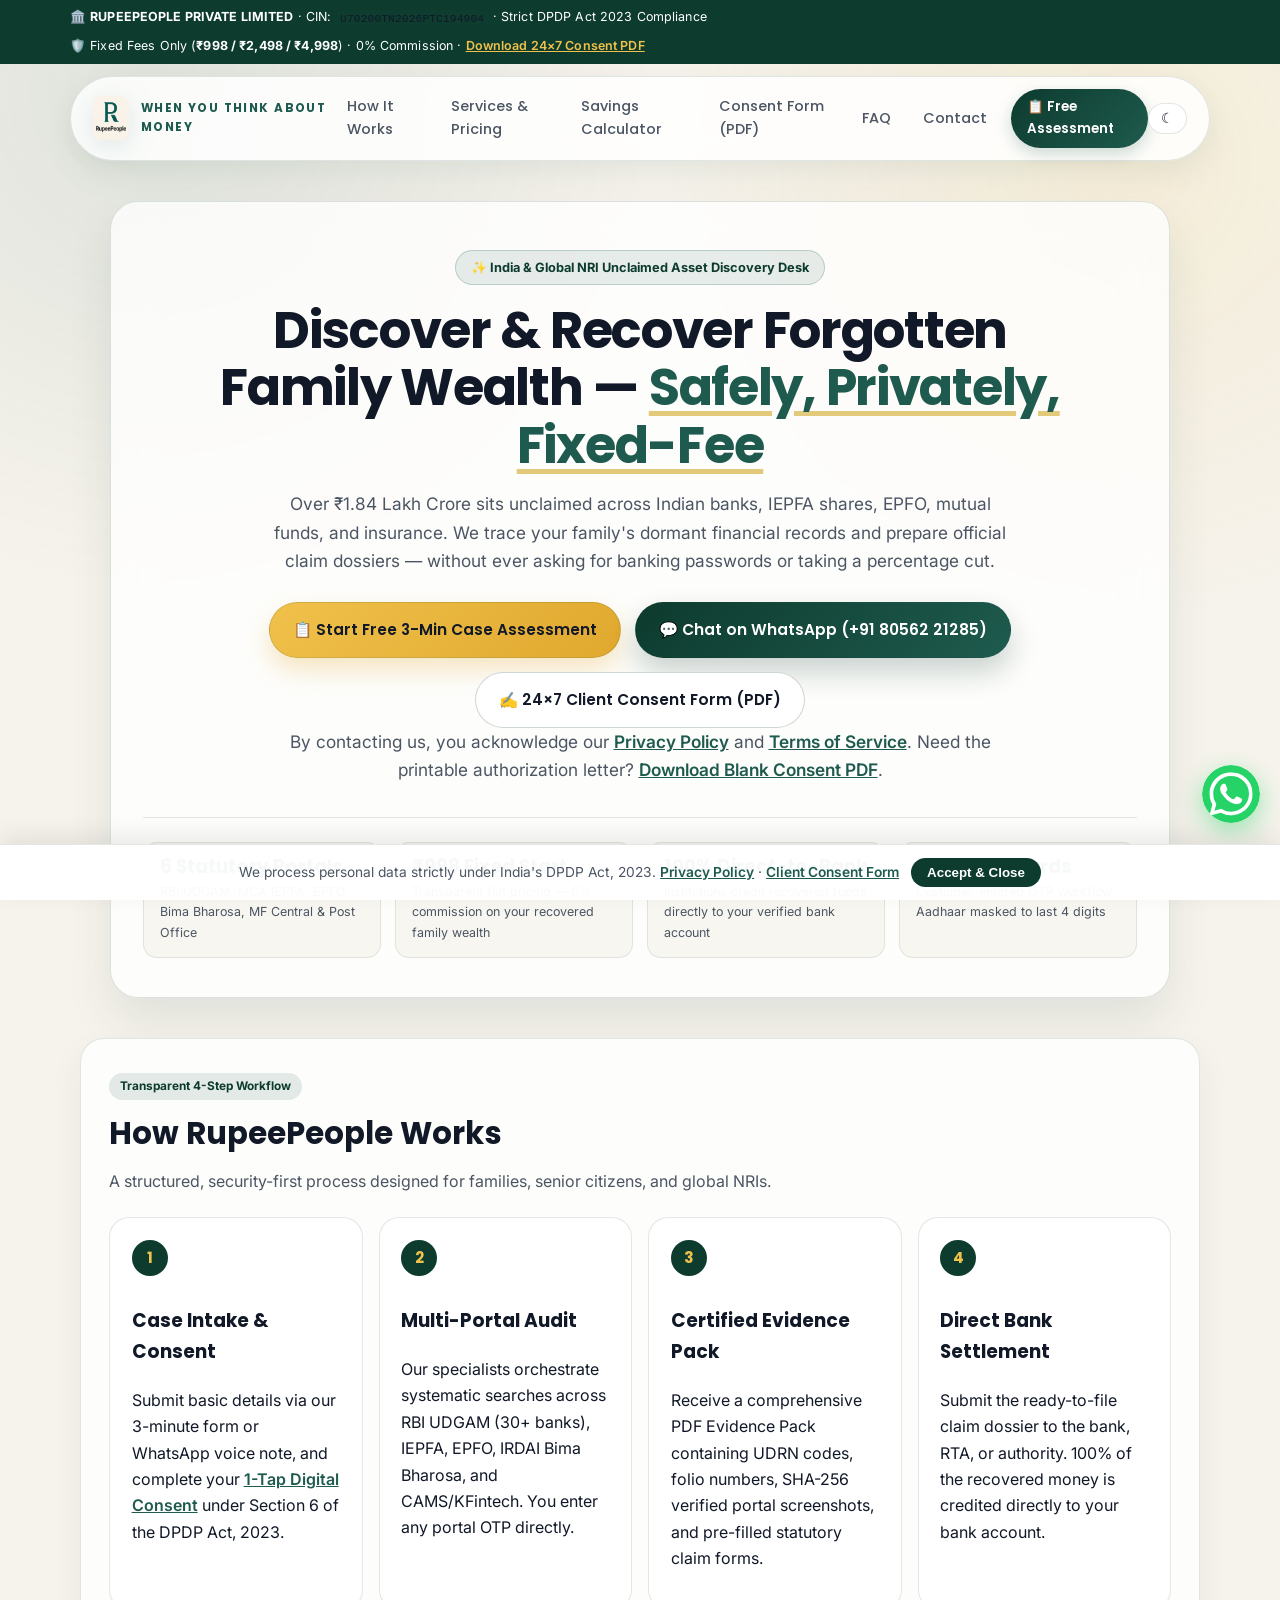
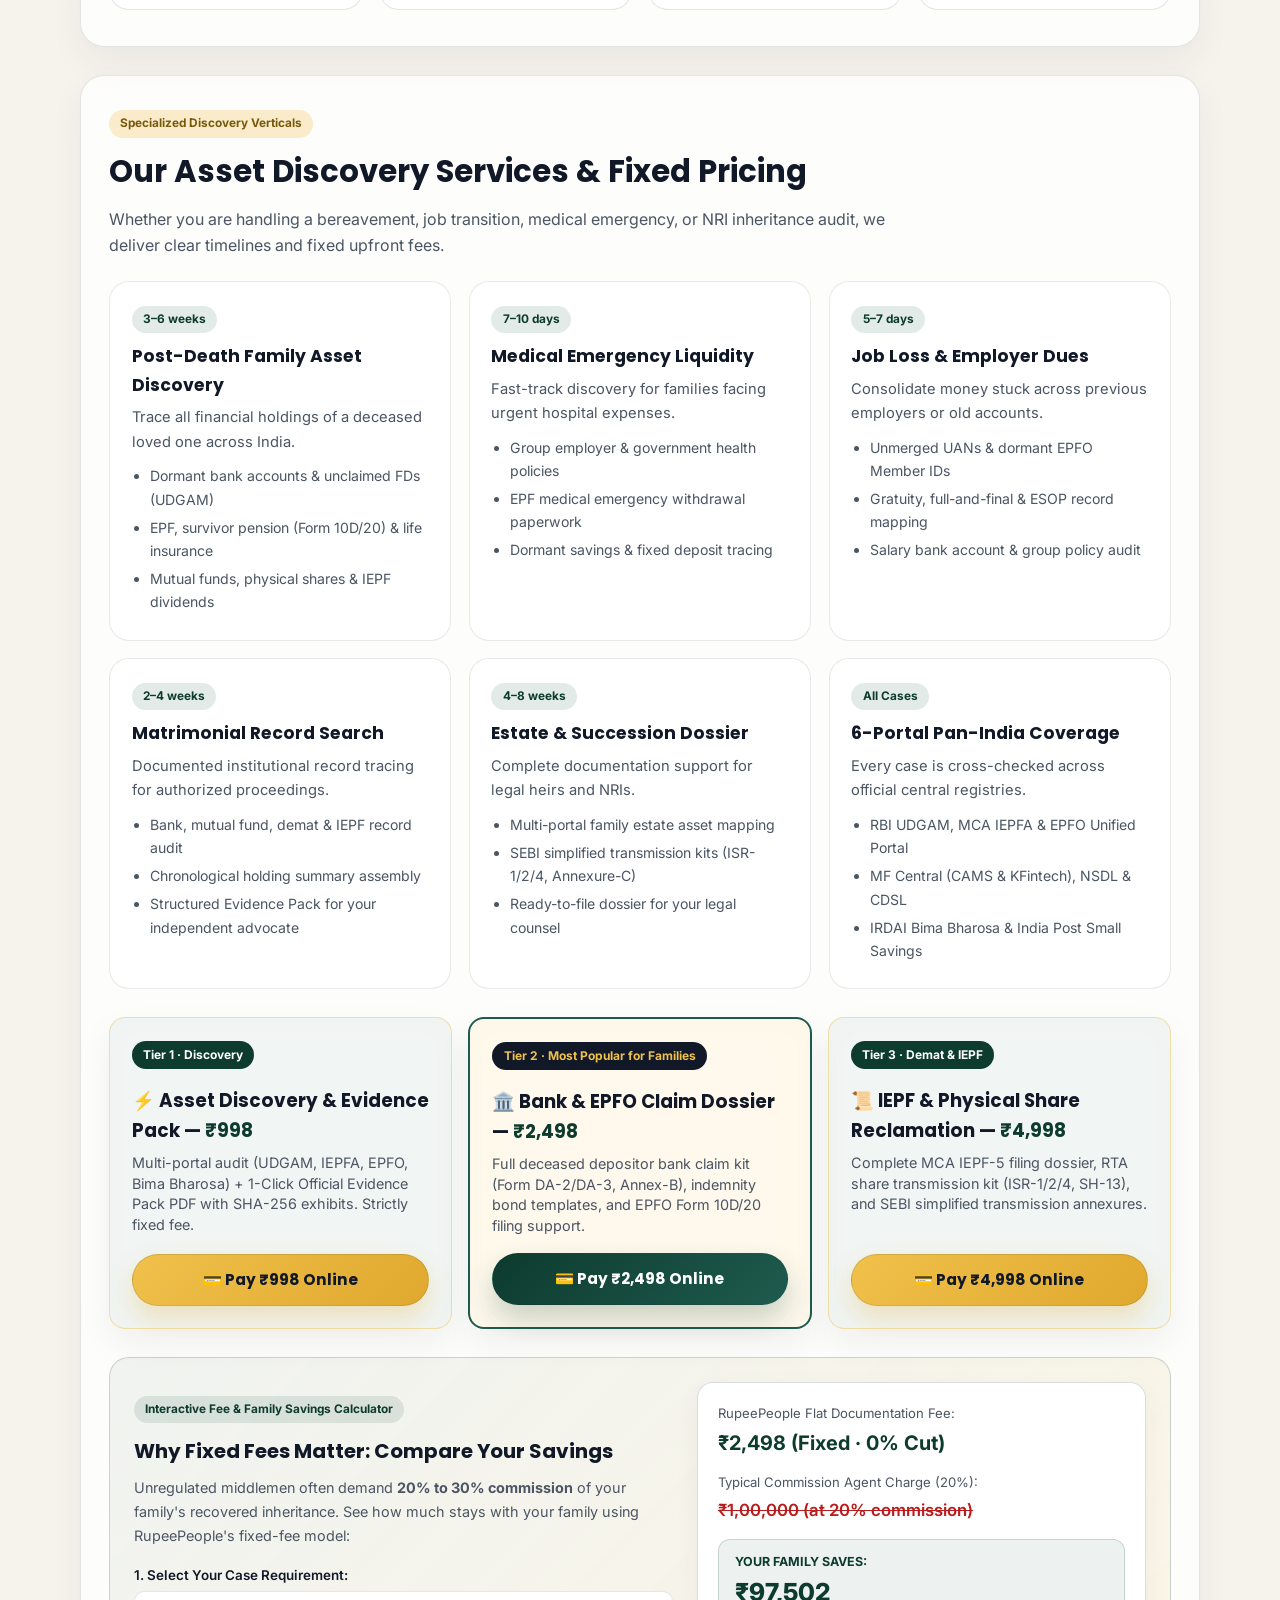
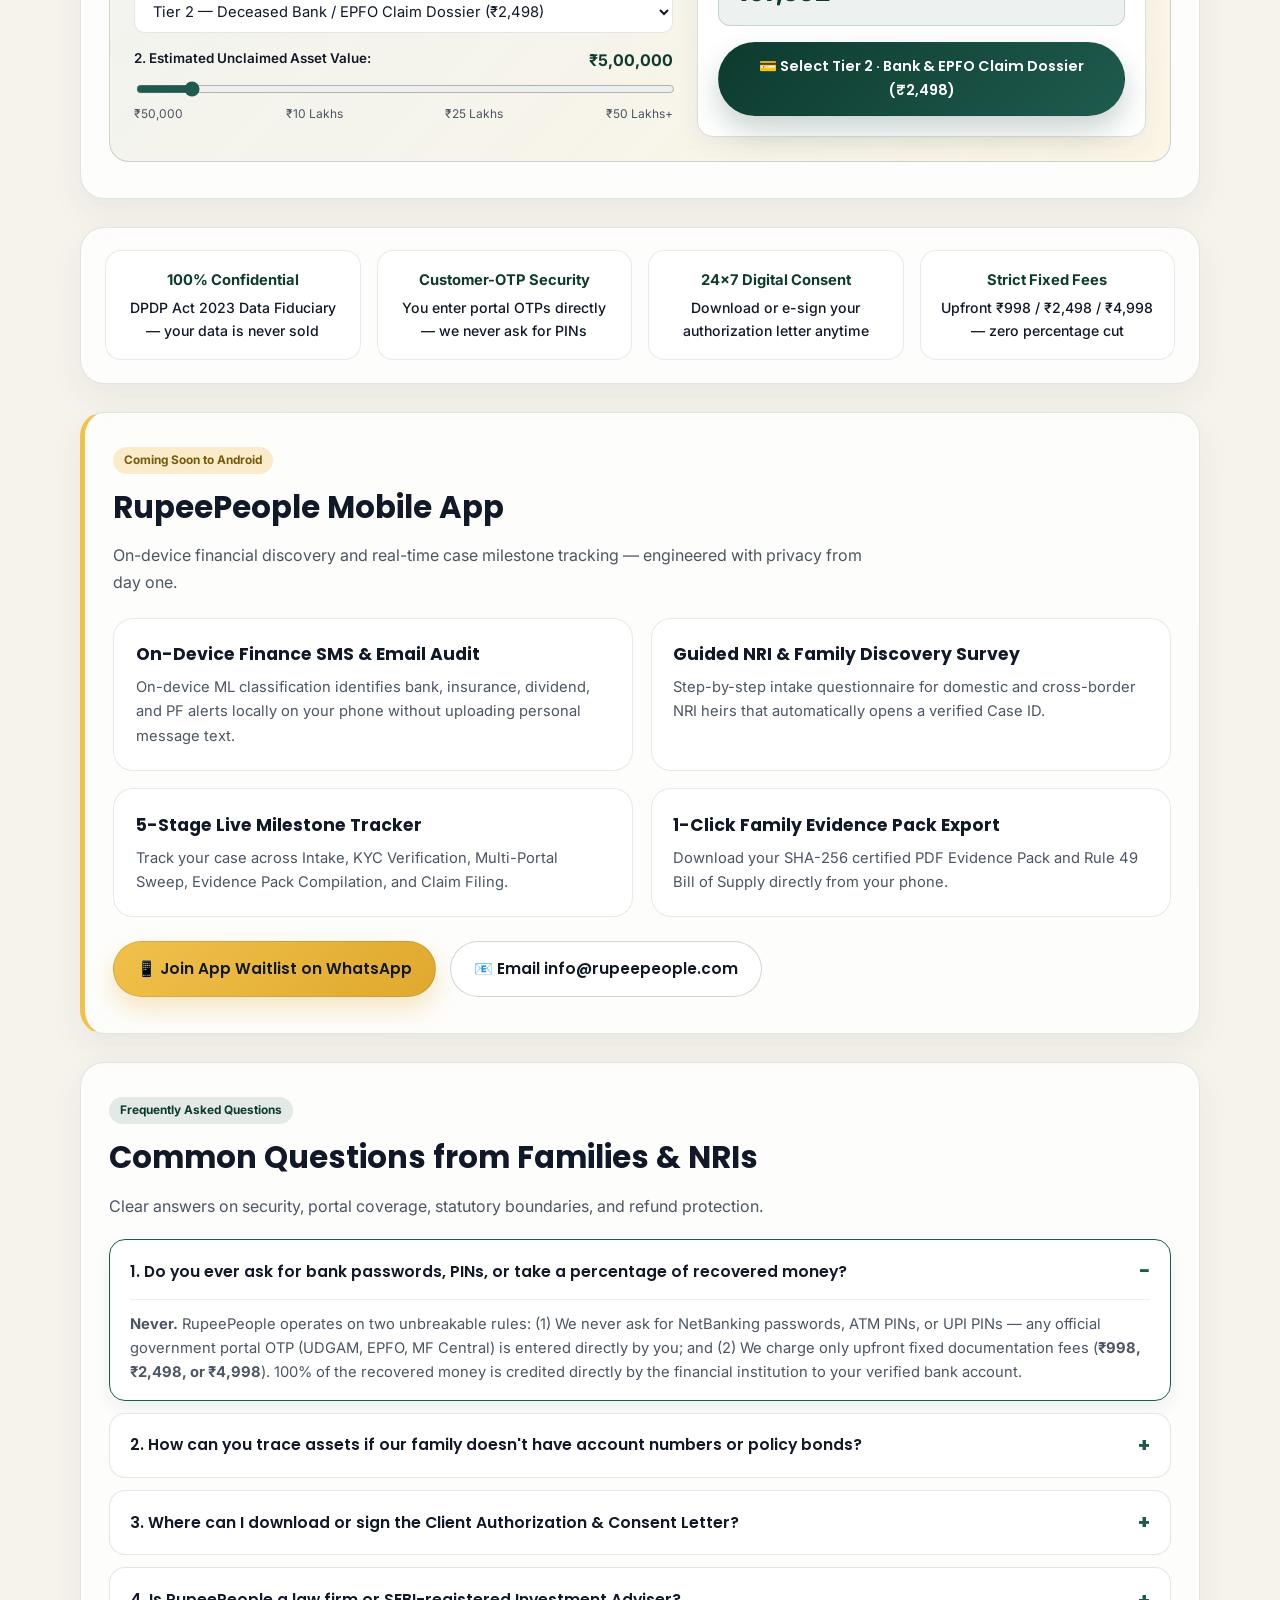
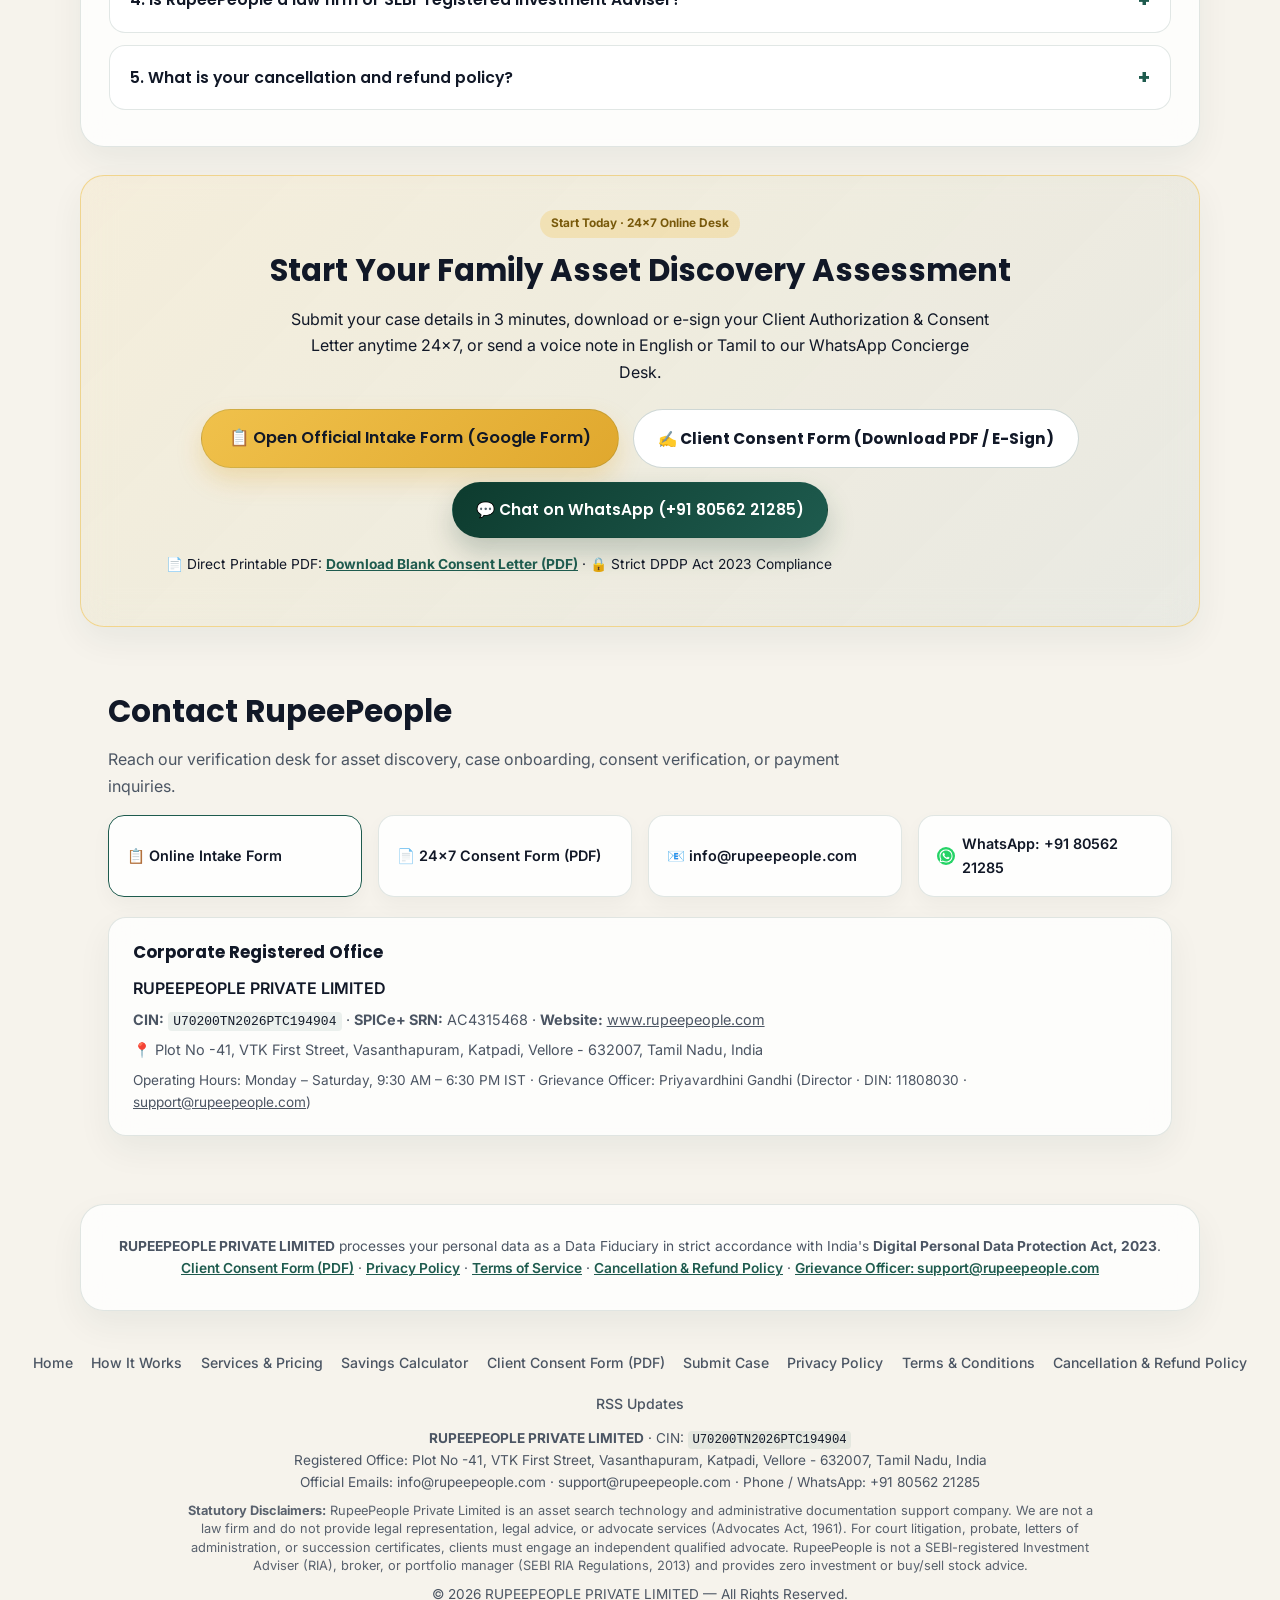
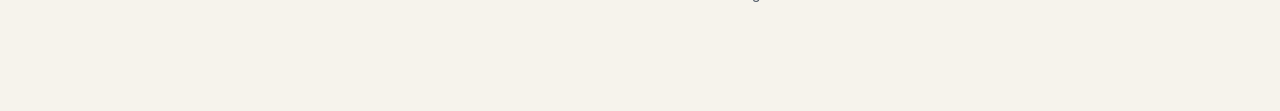
<file: index.html>
<!DOCTYPE html>
<html lang="en">
<head>
  <meta charset="UTF-8" />
  <meta name="viewport" content="width=device-width, initial-scale=1.0" />

  <!-- Google Search Console Site Verification -->
  <meta name="google-site-verification" content="GSC_VERIFICATION_TOKEN" />

  <!-- Meta / Facebook Domain Verification -->
  <meta name="facebook-domain-verification" content="6y60jaf14092n9ypqhj8dppetqp397" />

  <!-- SEO & Canonical Tags -->
  <title>RupeePeople — Discover &amp; Recover Unclaimed Financial Assets | Fixed Fees from ₹998</title>
  <meta name="description" content="RupeePeople helps families and NRIs discover unclaimed bank deposits (UDGAM), IEPF shares, EPF, mutual funds, and insurance across India — safely, privately, and at strict fixed fees from ₹998 (0% commission)." />
  <meta name="robots" content="index, follow" />
  <link rel="canonical" href="https://www.rupeepeople.com/" />

  <!-- Open Graph / Social Sharing -->
  <meta property="og:title" content="RupeePeople — Discover &amp; Recover Unclaimed Financial Assets" />
  <meta property="og:description" content="Multi-portal unclaimed asset discovery &amp; claim documentation for families and NRIs. Fixed fees from ₹998 · Zero percentage commission." />
  <meta property="og:url" content="https://www.rupeepeople.com/" />
  <meta property="og:type" content="website" />
  <meta property="og:image" content="https://www.rupeepeople.com/Logo%20with%20wording.jpeg" />

  <!-- Twitter Cards -->
  <meta name="twitter:card" content="summary_large_image" />
  <meta name="twitter:title" content="RupeePeople — Discover &amp; Recover Unclaimed Financial Assets" />
  <meta name="twitter:description" content="Multi-portal unclaimed asset discovery &amp; claim documentation for families and NRIs. Fixed fees from ₹998 · Zero percentage commission." />
  <meta name="twitter:image" content="https://www.rupeepeople.com/Logo%20with%20wording.jpeg" />

  <link rel="alternate" type="application/rss+xml" title="RupeePeople Updates" href="/rss.xml" />
  <link rel="preconnect" href="https://fonts.googleapis.com" />
  <link rel="preconnect" href="https://fonts.gstatic.com" crossorigin />
  <link href="https://fonts.googleapis.com/css2?family=Inter:wght@400;500;600;700&family=Poppins:wght@500;600;700&display=swap" rel="stylesheet" />
  <link rel="stylesheet" href="style.css" />

  <!-- Google tag (gtag.js) - Google Analytics 4 (GA4) -->
  <script async src="https://www.googletagmanager.com/gtag/js?id=G-XXXXXXXXXX"></script>
  <script>
    window.dataLayer = window.dataLayer || [];
    function gtag(){dataLayer.push(arguments);}
    gtag('js', new Date());
    gtag('config', 'G-XXXXXXXXXX', {
      send_page_view: true
    });
  </script>

  <!-- Schema.org Structured Data (JSON-LD) -->
  <script type="application/ld+json">
  {
    "@context": "https://schema.org",
    "@type": "FinancialService",
    "name": "RupeePeople Private Limited",
    "alternateName": "RupeePeople",
    "url": "https://www.rupeepeople.com/",
    "logo": "https://www.rupeepeople.com/Logo%20with%20wording.jpeg",
    "description": "Fixed-fee unclaimed financial asset discovery and claim documentation service helping families locate dormant bank deposits, IEPF shares, mutual funds, EPF, and insurance.",
    "priceRange": "₹998 - ₹4,998",
    "telephone": "+91-8056221285",
    "email": "info@rupeepeople.com",
    "address": {
      "@type": "PostalAddress",
      "streetAddress": "Plot No -41, VTK First Street, Vasanthapuram, Katpadi",
      "addressLocality": "Vellore",
      "addressRegion": "Tamil Nadu",
      "postalCode": "632007",
      "addressCountry": "IN"
    },
    "openingHoursSpecification": {
      "@type": "OpeningHoursSpecification",
      "dayOfWeek": ["Monday","Tuesday","Wednesday","Thursday","Friday","Saturday"],
      "opens": "09:30",
      "closes": "18:30"
    },
    "sameAs": [
      "https://wa.me/918056221285"
    ]
  }
  </script>

  <script defer src="script.js"></script>
</head>
<body>
  <!-- Top Statutory & Trust Bar -->
  <div class="rp-topbar">
    <div class="rp-topbar-inner">
      <span>🏛️ <strong>RUPEEPEOPLE PRIVATE LIMITED</strong> · CIN: <code>U70200TN2026PTC194904</code> · Strict DPDP Act 2023 Compliance</span>
      <span>🛡️ Fixed Fees Only (<strong>₹998 / ₹2,498 / ₹4,998</strong>) · 0% Commission · <a href="consent.html">Download 24×7 Consent PDF</a></span>
    </div>
  </div>

  <!-- Main Sticky Navigation -->
  <header class="rp-header">
    <div class="rp-logo-wrap">
      <a href="#hero"><img src="Logo with wording.jpeg" alt="RupeePeople logo" class="rp-logo" fetchpriority="high" decoding="async" /></a>
      <span class="rp-tagline">When you think about money</span>
    </div>
    <nav class="rp-nav" aria-label="Primary Navigation">
      <a href="#how-it-works">How It Works</a>
      <a href="#services" data-track="pricing" data-track-location="nav">Services &amp; Pricing</a>
      <a href="#calculator">Savings Calculator</a>
      <a href="consent.html">Consent Form (PDF)</a>
      <a href="#faq">FAQ</a>
      <a href="#contact">Contact</a>
      <a href="https://forms.gle/SCwJ1qUGjNNc78xa7" target="_blank" rel="noopener noreferrer" class="rp-nav-cta" data-track="intake" data-track-location="nav">📋 Free Assessment</a>
    </nav>
    <div class="rp-header-actions">
      <button class="rp-dark-toggle" id="darkToggle" aria-label="Toggle dark mode" title="Toggle Dark/Light Theme">☾</button>
      <button class="rp-menu-toggle" id="menuToggle" aria-label="Toggle navigation menu" aria-expanded="false">☰ Menu</button>
    </div>
  </header>

  <!-- Hero Section -->
  <section class="rp-hero" id="hero">
    <div class="rp-hero-inner">
      <div class="rp-hero-pill">
        <span>✨ India &amp; Global NRI Unclaimed Asset Discovery Desk</span>
      </div>
      <h1>Discover &amp; Recover Forgotten Family Wealth — <span class="rp-highlight">Safely, Privately, Fixed-Fee</span></h1>
      <p>Over ₹1.84 Lakh Crore sits unclaimed across Indian banks, IEPFA shares, EPFO, mutual funds, and insurance. We trace your family's dormant financial records and prepare official claim dossiers — without ever asking for banking passwords or taking a percentage cut.</p>
      <div class="rp-hero-cta">
        <a href="https://forms.gle/SCwJ1qUGjNNc78xa7" target="_blank" rel="noopener noreferrer" class="rp-btn-gold" id="hero-intake-btn" data-track="intake" data-track-location="hero">📋 Start Free 3-Min Case Assessment</a>
        <a href="https://wa.me/918056221285?text=Hello%20RupeePeople%2C%20I%20want%20to%20discover%20unclaimed%20financial%20assets" target="_blank" rel="noopener noreferrer" class="rp-btn-primary" id="hero-wa-btn" data-track="whatsapp" data-track-location="hero">💬 Chat on WhatsApp (+91 80562 21285)</a>
        <a href="consent.html" class="rp-btn-ghost" id="hero-consent-btn">✍️ 24×7 Client Consent Form (PDF)</a>
      </div>
      <p class="rp-consent-note">
        By contacting us, you acknowledge our <a href="privacy.html">Privacy Policy</a> and <a href="terms.html">Terms of Service</a>. Need the printable authorization letter? <a href="RupeePeople_Client_Authorization_and_Consent_Letter.pdf" download="RupeePeople_Client_Authorization_and_Consent_Letter.pdf">Download Blank Consent PDF</a>.
      </p>

      <!-- Authority Metrics Strip -->
      <div class="rp-hero-metrics">
        <div class="rp-metric-item">
          <div class="rp-metric-val">6 Statutory Portals</div>
          <div class="rp-metric-lbl">RBI UDGAM, MCA IEPFA, EPFO, Bima Bharosa, MF Central &amp; Post Office</div>
        </div>
        <div class="rp-metric-item">
          <div class="rp-metric-val">₹998 Fixed Start</div>
          <div class="rp-metric-lbl">Transparent flat pricing — 0% commission on your recovered family wealth</div>
        </div>
        <div class="rp-metric-item">
          <div class="rp-metric-val">100% Direct-to-Bank</div>
          <div class="rp-metric-lbl">Institutions credit recovered funds directly to your verified bank account</div>
        </div>
        <div class="rp-metric-item">
          <div class="rp-metric-val">Zero Passwords</div>
          <div class="rp-metric-lbl">Customer-entered OTP workflow; Aadhaar masked to last 4 digits</div>
        </div>
      </div>
    </div>
  </section>

  <!-- 4-Step Visual Process Section -->
  <section class="rp-section rp-glass" id="how-it-works">
    <span class="rp-badge">Transparent 4-Step Workflow</span>
    <h2>How RupeePeople Works</h2>
    <p>A structured, security-first process designed for families, senior citizens, and global NRIs.</p>
    <div class="rp-grid-4">
      <article class="rp-step-card">
        <div class="rp-step-num">1</div>
        <h3>Case Intake &amp; Consent</h3>
        <p>Submit basic details via our 3-minute form or WhatsApp voice note, and complete your <a href="consent.html" style="color:var(--accent-2); font-weight:600; text-decoration:underline;">1-Tap Digital Consent</a> under Section 6 of the DPDP Act, 2023.</p>
      </article>
      <article class="rp-step-card">
        <div class="rp-step-num">2</div>
        <h3>Multi-Portal Audit</h3>
        <p>Our specialists orchestrate systematic searches across RBI UDGAM (30+ banks), IEPFA, EPFO, IRDAI Bima Bharosa, and CAMS/KFintech. You enter any portal OTP directly.</p>
      </article>
      <article class="rp-step-card">
        <div class="rp-step-num">3</div>
        <h3>Certified Evidence Pack</h3>
        <p>Receive a comprehensive PDF Evidence Pack containing UDRN codes, folio numbers, SHA-256 verified portal screenshots, and pre-filled statutory claim forms.</p>
      </article>
      <article class="rp-step-card">
        <div class="rp-step-num">4</div>
        <h3>Direct Bank Settlement</h3>
        <p>Submit the ready-to-file claim dossier to the bank, RTA, or authority. 100% of the recovered money is credited directly to your bank account.</p>
      </article>
    </div>
  </section>

  <!-- Services & Pricing Section -->
  <section class="rp-section rp-glass" id="services">
    <span class="rp-badge rp-badge-gold">Specialized Discovery Verticals</span>
    <h2>Our Asset Discovery Services &amp; Fixed Pricing</h2>
    <p>Whether you are handling a bereavement, job transition, medical emergency, or NRI inheritance audit, we deliver clear timelines and fixed upfront fees.</p>
    <div class="rp-grid">
      <article class="rp-card">
        <span class="rp-badge">3–6 weeks</span>
        <h3>Post-Death Family Asset Discovery</h3>
        <p>Trace all financial holdings of a deceased loved one across India.</p>
        <ul>
          <li>Dormant bank accounts &amp; unclaimed FDs (UDGAM)</li>
          <li>EPF, survivor pension (Form 10D/20) &amp; life insurance</li>
          <li>Mutual funds, physical shares &amp; IEPF dividends</li>
        </ul>
      </article>
      <article class="rp-card">
        <span class="rp-badge">7–10 days</span>
        <h3>Medical Emergency Liquidity</h3>
        <p>Fast-track discovery for families facing urgent hospital expenses.</p>
        <ul>
          <li>Group employer &amp; government health policies</li>
          <li>EPF medical emergency withdrawal paperwork</li>
          <li>Dormant savings &amp; fixed deposit tracing</li>
        </ul>
      </article>
      <article class="rp-card">
        <span class="rp-badge">5–7 days</span>
        <h3>Job Loss &amp; Employer Dues</h3>
        <p>Consolidate money stuck across previous employers or old accounts.</p>
        <ul>
          <li>Unmerged UANs &amp; dormant EPFO Member IDs</li>
          <li>Gratuity, full-and-final &amp; ESOP record mapping</li>
          <li>Salary bank account &amp; group policy audit</li>
        </ul>
      </article>
      <article class="rp-card">
        <span class="rp-badge">2–4 weeks</span>
        <h3>Matrimonial Record Search</h3>
        <p>Documented institutional record tracing for authorized proceedings.</p>
        <ul>
          <li>Bank, mutual fund, demat &amp; IEPF record audit</li>
          <li>Chronological holding summary assembly</li>
          <li>Structured Evidence Pack for your independent advocate</li>
        </ul>
      </article>
      <article class="rp-card">
        <span class="rp-badge">4–8 weeks</span>
        <h3>Estate &amp; Succession Dossier</h3>
        <p>Complete documentation support for legal heirs and NRIs.</p>
        <ul>
          <li>Multi-portal family estate asset mapping</li>
          <li>SEBI simplified transmission kits (ISR-1/2/4, Annexure-C)</li>
          <li>Ready-to-file dossier for your legal counsel</li>
        </ul>
      </article>
      <article class="rp-card">
        <span class="rp-badge">All Cases</span>
        <h3>6-Portal Pan-India Coverage</h3>
        <p>Every case is cross-checked across official central registries.</p>
        <ul>
          <li>RBI UDGAM, MCA IEPFA &amp; EPFO Unified Portal</li>
          <li>MF Central (CAMS &amp; KFintech), NSDL &amp; CDSL</li>
          <li>IRDAI Bima Bharosa &amp; India Post Small Savings</li>
        </ul>
      </article>
    </div>

    <!-- 3 Official Pricing Tiers -->
    <div class="rp-pricing-grid" style="margin-top:28px; display:grid; grid-template-columns:repeat(auto-fit, minmax(280px, 1fr)); gap:16px;">
      <div class="rp-pricing-card rp-glass" style="padding:22px; border-radius:16px; border:1px solid rgba(240,193,75,0.45); background:rgba(30,91,78,0.06); display:flex; flex-direction:column; justify-content:space-between; gap:16px;">
        <div>
          <span class="rp-badge" style="background:var(--accent, #0D3B2E); color:#fff; font-size:0.75rem;">Tier 1 · Discovery</span>
          <h4 style="margin:8px 0 6px 0; font-size:1.15rem; color:var(--text);">⚡ Asset Discovery &amp; Evidence Pack — <strong style="color:var(--accent);">₹998</strong></h4>
          <p style="margin:0; font-size:0.9rem; color:var(--muted); line-height:1.45;">Multi-portal audit (UDGAM, IEPFA, EPFO, Bima Bharosa) + 1-Click Official Evidence Pack PDF with SHA-256 exhibits. Strictly fixed fee.</p>
        </div>
        <div>
          <a href="https://rzp.io/rzp/ebihggYp" target="_blank" rel="noopener noreferrer" class="rp-btn-gold" id="btn-pay-998" style="font-weight:700; width:100%; text-align:center; padding:12px 16px; text-decoration:none; display:inline-block; box-sizing:border-box;">💳 Pay ₹998 Online</a>
        </div>
      </div>

      <div class="rp-pricing-card rp-glass" style="padding:22px; border-radius:16px; border:2px solid var(--accent-2); background:rgba(240,193,75,0.10); display:flex; flex-direction:column; justify-content:space-between; gap:16px;">
        <div>
          <span class="rp-badge" style="background:#111827; color:#F0C14B; font-size:0.75rem;">Tier 2 · Most Popular for Families</span>
          <h4 style="margin:8px 0 6px 0; font-size:1.15rem; color:var(--text);">🏛️ Bank &amp; EPFO Claim Dossier — <strong style="color:var(--accent);">₹2,498</strong></h4>
          <p style="margin:0; font-size:0.9rem; color:var(--muted); line-height:1.45;">Full deceased depositor bank claim kit (Form DA-2/DA-3, Annex-B), indemnity bond templates, and EPFO Form 10D/20 filing support.</p>
        </div>
        <div>
          <a href="https://rzp.io/rzp/unL0ZyZx" target="_blank" rel="noopener noreferrer" class="rp-btn-primary" id="btn-pay-2498" style="font-weight:700; width:100%; text-align:center; padding:12px 16px; text-decoration:none; display:inline-block; box-sizing:border-box;">💳 Pay ₹2,498 Online</a>
        </div>
      </div>

      <div class="rp-pricing-card rp-glass" style="padding:22px; border-radius:16px; border:1px solid rgba(240,193,75,0.45); background:rgba(30,91,78,0.06); display:flex; flex-direction:column; justify-content:space-between; gap:16px;">
        <div>
          <span class="rp-badge" style="background:var(--accent, #0D3B2E); color:#fff; font-size:0.75rem;">Tier 3 · Demat &amp; IEPF</span>
          <h4 style="margin:8px 0 6px 0; font-size:1.15rem; color:var(--text);">📜 IEPF &amp; Physical Share Reclamation — <strong style="color:var(--accent);">₹4,998</strong></h4>
          <p style="margin:0; font-size:0.9rem; color:var(--muted); line-height:1.45;">Complete MCA IEPF-5 filing dossier, RTA share transmission kit (ISR-1/2/4, SH-13), and SEBI simplified transmission annexures.</p>
        </div>
        <div>
          <a href="https://rzp.io/rzp/d5tkRCG" target="_blank" rel="noopener noreferrer" class="rp-btn-gold" id="btn-pay-4998" style="font-weight:700; width:100%; text-align:center; padding:12px 16px; text-decoration:none; display:inline-block; box-sizing:border-box;">💳 Pay ₹4,998 Online</a>
        </div>
      </div>
    </div>

    <!-- Interactive Fixed-Fee vs. Broker Commission Savings Estimator -->
    <div class="rp-estimator" id="calculator">
      <div class="rp-estimator-grid">
        <div>
          <span class="rp-badge">Interactive Fee &amp; Family Savings Calculator</span>
          <h3 style="margin:0.2rem 0 0.5rem; font-size:1.25rem;">Why Fixed Fees Matter: Compare Your Savings</h3>
          <p style="margin:0 0 1rem; font-size:0.9rem; color:var(--muted);">
            Unregulated middlemen often demand <strong>20% to 30% commission</strong> of your family's recovered inheritance. See how much stays with your family using RupeePeople's fixed-fee model:
          </p>
          <div style="margin-bottom:0.85rem;">
            <label for="estTierSelect" style="display:block; font-size:0.84rem; font-weight:600; margin-bottom:0.3rem;">1. Select Your Case Requirement:</label>
            <select id="estTierSelect" style="width:100%; padding:0.65rem 0.85rem; border-radius:10px; border:1px solid var(--border); font-family:inherit; font-size:0.92rem; background:#fff; color:#111827;">
              <option value="998">Tier 1 — Multi-Portal Discovery &amp; Evidence Pack (₹998)</option>
              <option value="2498" selected>Tier 2 — Deceased Bank / EPFO Claim Dossier (₹2,498)</option>
              <option value="4998">Tier 3 — IEPF &amp; Physical Share Transmission Kit (₹4,998)</option>
            </select>
          </div>
          <div>
            <label for="estAssetAmount" style="display:flex; justify-content:space-between; font-size:0.84rem; font-weight:600; margin-bottom:0.3rem;">
              <span>2. Estimated Unclaimed Asset Value:</span>
              <strong id="outEstAssetLbl" style="color:var(--accent); font-size:1rem;">₹5,00,000</strong>
            </label>
            <input type="range" id="estAssetAmount" min="50000" max="5000000" step="50000" value="500000" style="width:100%; accent-color:var(--accent-2); cursor:pointer;" />
            <div style="display:flex; justify-content:space-between; font-size:0.75rem; color:var(--muted);">
              <span>₹50,000</span>
              <span>₹10 Lakhs</span>
              <span>₹25 Lakhs</span>
              <span>₹50 Lakhs+</span>
            </div>
          </div>
        </div>

        <div class="rp-estimator-result">
          <div style="font-size:0.82rem; color:var(--muted); margin-bottom:0.2rem;">RupeePeople Flat Documentation Fee:</div>
          <div id="outEstRpFee" style="font-size:1.25rem; font-weight:700; color:var(--accent); margin-bottom:0.75rem;">₹2,498 (Fixed · 0% Cut)</div>

          <div style="font-size:0.82rem; color:var(--muted); margin-bottom:0.2rem;">Typical Commission Agent Charge (20%):</div>
          <div id="outEstBrokerFee" style="font-size:1.05rem; font-weight:600; color:#B91C1C; text-decoration:line-through; margin-bottom:0.85rem;">₹1,00,000 (at 20% commission)</div>

          <div style="padding:0.75rem 1rem; border-radius:12px; background:rgba(30,91,78,0.08); border:1px solid rgba(30,91,78,0.2); margin-bottom:1rem;">
            <div style="font-size:0.78rem; font-weight:700; text-transform:uppercase; color:var(--accent);">Your Family Saves:</div>
            <div id="outEstSavings" style="font-size:1.55rem; font-weight:800; color:var(--accent);">₹97,502</div>
          </div>

          <a id="outEstPayBtn" href="https://rzp.io/rzp/unL0ZyZx" target="_blank" rel="noopener noreferrer" class="rp-btn-primary" style="width:100%; text-align:center; text-decoration:none; font-size:0.9rem; padding:0.75rem 1rem;">
            💳 Select Tier 2 · Bank &amp; EPFO Claim Dossier (₹2,498)
          </a>
        </div>
      </div>
    </div>
  </section>

  <!-- Trust Strip -->
  <section class="rp-trust-strip rp-glass">
    <ul class="rp-trust-list">
      <li><strong>100% Confidential</strong>DPDP Act 2023 Data Fiduciary — your data is never sold</li>
      <li><strong>Customer-OTP Security</strong>You enter portal OTPs directly — we never ask for PINs</li>
      <li><strong>24×7 Digital Consent</strong>Download or e-sign your authorization letter anytime</li>
      <li><strong>Strict Fixed Fees</strong>Upfront ₹998 / ₹2,498 / ₹4,998 — zero percentage cut</li>
    </ul>
  </section>

  <!-- Mobile App Preview Section -->
  <section class="rp-section rp-glass rp-app-highlight" id="app">
    <span class="rp-badge rp-badge-gold">Coming Soon to Android</span>
    <h2>RupeePeople Mobile App</h2>
    <p>On-device financial discovery and real-time case milestone tracking — engineered with privacy from day one.</p>
    <div class="rp-grid rp-grid-2">
      <article class="rp-card">
        <h3>On-Device Finance SMS &amp; Email Audit</h3>
        <p>On-device ML classification identifies bank, insurance, dividend, and PF alerts locally on your phone without uploading personal message text.</p>
      </article>
      <article class="rp-card">
        <h3>Guided NRI &amp; Family Discovery Survey</h3>
        <p>Step-by-step intake questionnaire for domestic and cross-border NRI heirs that automatically opens a verified Case ID.</p>
      </article>
      <article class="rp-card">
        <h3>5-Stage Live Milestone Tracker</h3>
        <p>Track your case across Intake, KYC Verification, Multi-Portal Sweep, Evidence Pack Compilation, and Claim Filing.</p>
      </article>
      <article class="rp-card">
        <h3>1-Click Family Evidence Pack Export</h3>
        <p>Download your SHA-256 certified PDF Evidence Pack and Rule 49 Bill of Supply directly from your phone.</p>
      </article>
    </div>
    <div class="rp-hero-cta" style="margin-top:1.5rem; justify-content:flex-start;">
      <a href="https://wa.me/918056221285?text=Hello%20RupeePeople%2C%20I%27d%20like%20to%20join%20the%20mobile%20app%20waitlist." class="rp-btn-gold" data-track="whatsapp" data-track-location="app_waitlist">📱 Join App Waitlist on WhatsApp</a>
      <a href="mailto:info@rupeepeople.com?subject=App%20Waitlist" class="rp-btn-ghost" data-track="contact_email" data-track-location="app_waitlist">📧 Email info@rupeepeople.com</a>
    </div>
  </section>

  <!-- Interactive FAQ Section -->
  <section class="rp-section rp-glass" id="faq">
    <span class="rp-badge">Frequently Asked Questions</span>
    <h2>Common Questions from Families &amp; NRIs</h2>
    <p>Clear answers on security, portal coverage, statutory boundaries, and refund protection.</p>
    <div class="rp-faq-list">
      <details class="rp-faq-item" open>
        <summary>1. Do you ever ask for bank passwords, PINs, or take a percentage of recovered money?</summary>
        <div class="rp-faq-body">
          <strong>Never.</strong> RupeePeople operates on two unbreakable rules: (1) We never ask for NetBanking passwords, ATM PINs, or UPI PINs — any official government portal OTP (UDGAM, EPFO, MF Central) is entered directly by you; and (2) We charge only upfront fixed documentation fees (<strong>₹998, ₹2,498, or ₹4,998</strong>). 100% of the recovered money is credited directly by the financial institution to your verified bank account.
        </div>
      </details>
      <details class="rp-faq-item">
        <summary>2. How can you trace assets if our family doesn't have account numbers or policy bonds?</summary>
        <div class="rp-faq-body">
          Indian statutory registries — including <strong>RBI UDGAM</strong> (30+ banks), <strong>MCA IEPFA</strong> (unclaimed shares &amp; dividends), <strong>IRDAI Bima Bharosa</strong>, and <strong>MF Central</strong> — allow authorized searches using combinations of the asset holder's Name, PAN, Date of Birth, Father/Spouse Name, and historical city/address variations. Our specialists run structured name-permutation sweeps and compile the exact UDRN/folio references into your Evidence Pack.
        </div>
      </details>
      <details class="rp-faq-item">
        <summary>3. Where can I download or sign the Client Authorization &amp; Consent Letter?</summary>
        <div class="rp-faq-body">
          Our official Consent Form is available online 24×7 at <a href="consent.html" style="color:var(--accent-2); font-weight:600; text-decoration:underline;">www.rupeepeople.com/consent.html</a>. You can either download the blank A4 PDF (<a href="RupeePeople_Client_Authorization_and_Consent_Letter.pdf" download style="color:var(--accent-2); font-weight:600; text-decoration:underline;">RupeePeople_Client_Authorization_and_Consent_Letter.pdf</a>) to sign on paper, or use our instant browser e-sign tool to generate a SHA-256 verified certificate in 30 seconds.
        </div>
      </details>
      <details class="rp-faq-item">
        <summary>4. Is RupeePeople a law firm or SEBI-registered Investment Adviser?</summary>
        <div class="rp-faq-body">
          No. In strict compliance with the <strong>Advocates Act, 1961</strong> and <strong>SEBI (Investment Advisers) Regulations, 2013</strong>, RupeePeople Private Limited is an asset search technology and administrative documentation support company. We do not provide court litigation, legal representation, or buy/sell stock advice. When court probate or succession certificates are required, our Evidence Pack serves as a ready-made institutional record dossier for your independent advocate.
        </div>
      </details>
      <details class="rp-faq-item">
        <summary>5. What is your cancellation and refund policy?</summary>
        <div class="rp-faq-body">
          If you request cancellation within 24 hours of payment or at any time before our specialists initiate portal verification searches, we issue a <strong>100% refund</strong> to your original payment method within 5–7 business days. See our full <a href="refund-policy.html" style="color:var(--accent-2); font-weight:600; text-decoration:underline;">Cancellation &amp; Refund Policy</a>.
        </div>
      </details>
    </div>
  </section>

  <!-- Intake & 24x7 Consent CTA Section -->
  <section class="rp-section rp-glass rp-intake-section" id="intake" style="text-align: center; border: 1.5px solid rgba(240, 193, 75, 0.55); background: linear-gradient(135deg, rgba(240, 193, 75, 0.10), rgba(30, 91, 78, 0.06));">
    <span class="rp-badge rp-badge-gold">Start Today · 24×7 Online Desk</span>
    <h2>Start Your Family Asset Discovery Assessment</h2>
    <p style="max-width: 700px; margin: 0 auto 1.5rem; color: var(--text);">
      Submit your case details in 3 minutes, download or e-sign your Client Authorization &amp; Consent Letter anytime 24×7, or send a voice note in English or Tamil to our WhatsApp Concierge Desk.
    </p>
    <div class="rp-hero-cta" style="justify-content: center;">
      <a href="https://forms.gle/SCwJ1qUGjNNc78xa7" target="_blank" rel="noopener noreferrer" class="rp-btn-gold" style="font-size: 1.02rem; padding: 0.95rem 1.7rem;" id="intake-section-btn" data-track="intake" data-track-location="intake_section">
        📋 Open Official Intake Form (Google Form)
      </a>
      <a href="consent.html" class="rp-btn-ghost" style="font-size: 0.96rem; padding: 0.9rem 1.5rem; font-weight: 700;">
        ✍️ Client Consent Form (Download PDF / E-Sign)
      </a>
      <a href="https://wa.me/918056221285?text=Hello%20RupeePeople%2C%20I%20have%20an%20unclaimed%20asset%20case" target="_blank" rel="noopener noreferrer" class="rp-btn-primary" data-track="whatsapp" data-track-location="intake_section">
        💬 Chat on WhatsApp (+91 80562 21285)
      </a>
    </div>
    <p style="margin-top: 0.95rem; font-size: 0.86rem; color: var(--text);">
      📄 Direct Printable PDF: <a href="RupeePeople_Client_Authorization_and_Consent_Letter.pdf" download="RupeePeople_Client_Authorization_and_Consent_Letter.pdf" style="font-weight:700; text-decoration:underline; color:var(--accent-2);">Download Blank Consent Letter (PDF)</a> · 🔒 Strict DPDP Act 2023 Compliance
    </p>
  </section>

  <!-- Contact & Registered Office Section -->
  <section class="rp-section rp-contact" id="contact">
    <h2>Contact RupeePeople</h2>
    <p>Reach our verification desk for asset discovery, case onboarding, consent verification, or payment inquiries.</p>
    <div class="rp-contact-grid">
      <a href="https://forms.gle/SCwJ1qUGjNNc78xa7" target="_blank" rel="noopener noreferrer" class="rp-contact-item" style="border: 1px solid var(--accent-2);" data-track="intake" data-track-location="contact_grid">📋 Online Intake Form</a>
      <a href="consent.html" class="rp-contact-item">📄 24×7 Consent Form (PDF)</a>
      <a href="mailto:info@rupeepeople.com" class="rp-contact-item" data-track="contact_email" data-track-location="contact_grid">📧 info@rupeepeople.com</a>
      <a href="https://wa.me/918056221285" class="rp-contact-item" data-track="whatsapp" data-track-location="contact_grid"><img class="rp-wa-icon" src="whatsapp.svg" alt="" width="20" height="20" /> WhatsApp: +91 80562 21285</a>
    </div>
    <div class="rp-corporate-box rp-glass" style="margin-top:1.25rem; padding:1.35rem 1.5rem; border-radius:18px;">
      <h3 style="margin:0 0 0.5rem; font-size:1.05rem; color:var(--text);">Corporate Registered Office</h3>
      <p style="margin:0 0 0.4rem; color:var(--text); font-weight:600;">RUPEEPEOPLE PRIVATE LIMITED</p>
      <p style="margin:0 0 0.4rem; color:var(--muted); font-size:0.9rem;">
        <strong>CIN:</strong> <code>U70200TN2026PTC194904</code> · <strong>SPICe+ SRN:</strong> AC4315468 · <strong>Website:</strong> <a href="https://www.rupeepeople.com" style="text-decoration:underline;">www.rupeepeople.com</a>
      </p>
      <p style="margin:0 0 0.4rem; color:var(--muted); font-size:0.9rem;">
        📍 Plot No -41, VTK First Street, Vasanthapuram, Katpadi, Vellore - 632007, Tamil Nadu, India
      </p>
      <p style="margin:0; color:var(--muted); font-size:0.85rem;">
        Operating Hours: Monday – Saturday, 9:30 AM – 6:30 PM IST · Grievance Officer: Priyavardhini Gandhi (Director · DIN: 11808030 · <a href="mailto:support@rupeepeople.com" style="text-decoration:underline;">support@rupeepeople.com</a>)
      </p>
    </div>
  </section>

  <a class="rp-whatsapp-fab" href="https://wa.me/918056221285" target="_blank" rel="noopener noreferrer" aria-label="Chat on WhatsApp" data-track="whatsapp" data-track-location="floating_fab">
    <img src="whatsapp.svg" alt="" width="58" height="58" />
  </a>

  <div class="rp-dpdp-notice rp-glass">
    <p><strong>RUPEEPEOPLE PRIVATE LIMITED</strong> processes your personal data as a Data Fiduciary in strict accordance with India's <strong>Digital Personal Data Protection Act, 2023</strong>.
      <a href="consent.html">Client Consent Form (PDF)</a> ·
      <a href="privacy.html">Privacy Policy</a> ·
      <a href="terms.html">Terms of Service</a> ·
      <a href="refund-policy.html">Cancellation &amp; Refund Policy</a> ·
      <a href="mailto:support@rupeepeople.com">Grievance Officer: support@rupeepeople.com</a>
    </p>
  </div>

  <footer class="rp-footer">
    <nav class="rp-footer-links" aria-label="Footer Navigation">
      <a href="#hero">Home</a>
      <a href="#how-it-works">How It Works</a>
      <a href="#services" data-track="pricing" data-track-location="footer">Services &amp; Pricing</a>
      <a href="#calculator">Savings Calculator</a>
      <a href="consent.html">Client Consent Form (PDF)</a>
      <a href="https://forms.gle/SCwJ1qUGjNNc78xa7" target="_blank" rel="noopener noreferrer" data-track="intake" data-track-location="footer">Submit Case</a>
      <a href="privacy.html">Privacy Policy</a>
      <a href="terms.html">Terms &amp; Conditions</a>
      <a href="refund-policy.html">Cancellation &amp; Refund Policy</a>
      <a href="rss.xml">RSS Updates</a>
    </nav>
    <div class="rp-footer-legal" style="margin-top:0.6rem; font-size:0.85rem; line-height:1.6; color:var(--muted);">
      <strong>RUPEEPEOPLE PRIVATE LIMITED</strong> · CIN: <code>U70200TN2026PTC194904</code><br />
      Registered Office: Plot No -41, VTK First Street, Vasanthapuram, Katpadi, Vellore - 632007, Tamil Nadu, India<br />
      Official Emails: info@rupeepeople.com · support@rupeepeople.com · Phone / WhatsApp: +91 80562 21285<br />
      <p style="margin:0.5rem auto; max-width:920px; font-size:0.8rem; line-height:1.45; color:var(--muted); opacity:0.92;">
        <strong>Statutory Disclaimers:</strong> RupeePeople Private Limited is an asset search technology and administrative documentation support company. We are not a law firm and do not provide legal representation, legal advice, or advocate services (Advocates Act, 1961). For court litigation, probate, letters of administration, or succession certificates, clients must engage an independent qualified advocate. RupeePeople is not a SEBI-registered Investment Adviser (RIA), broker, or portfolio manager (SEBI RIA Regulations, 2013) and provides zero investment or buy/sell stock advice.
      </p>
      <span>© 2026 RUPEEPEOPLE PRIVATE LIMITED — All Rights Reserved.</span>
    </div>
  </footer>
</body>
</html>
</file>
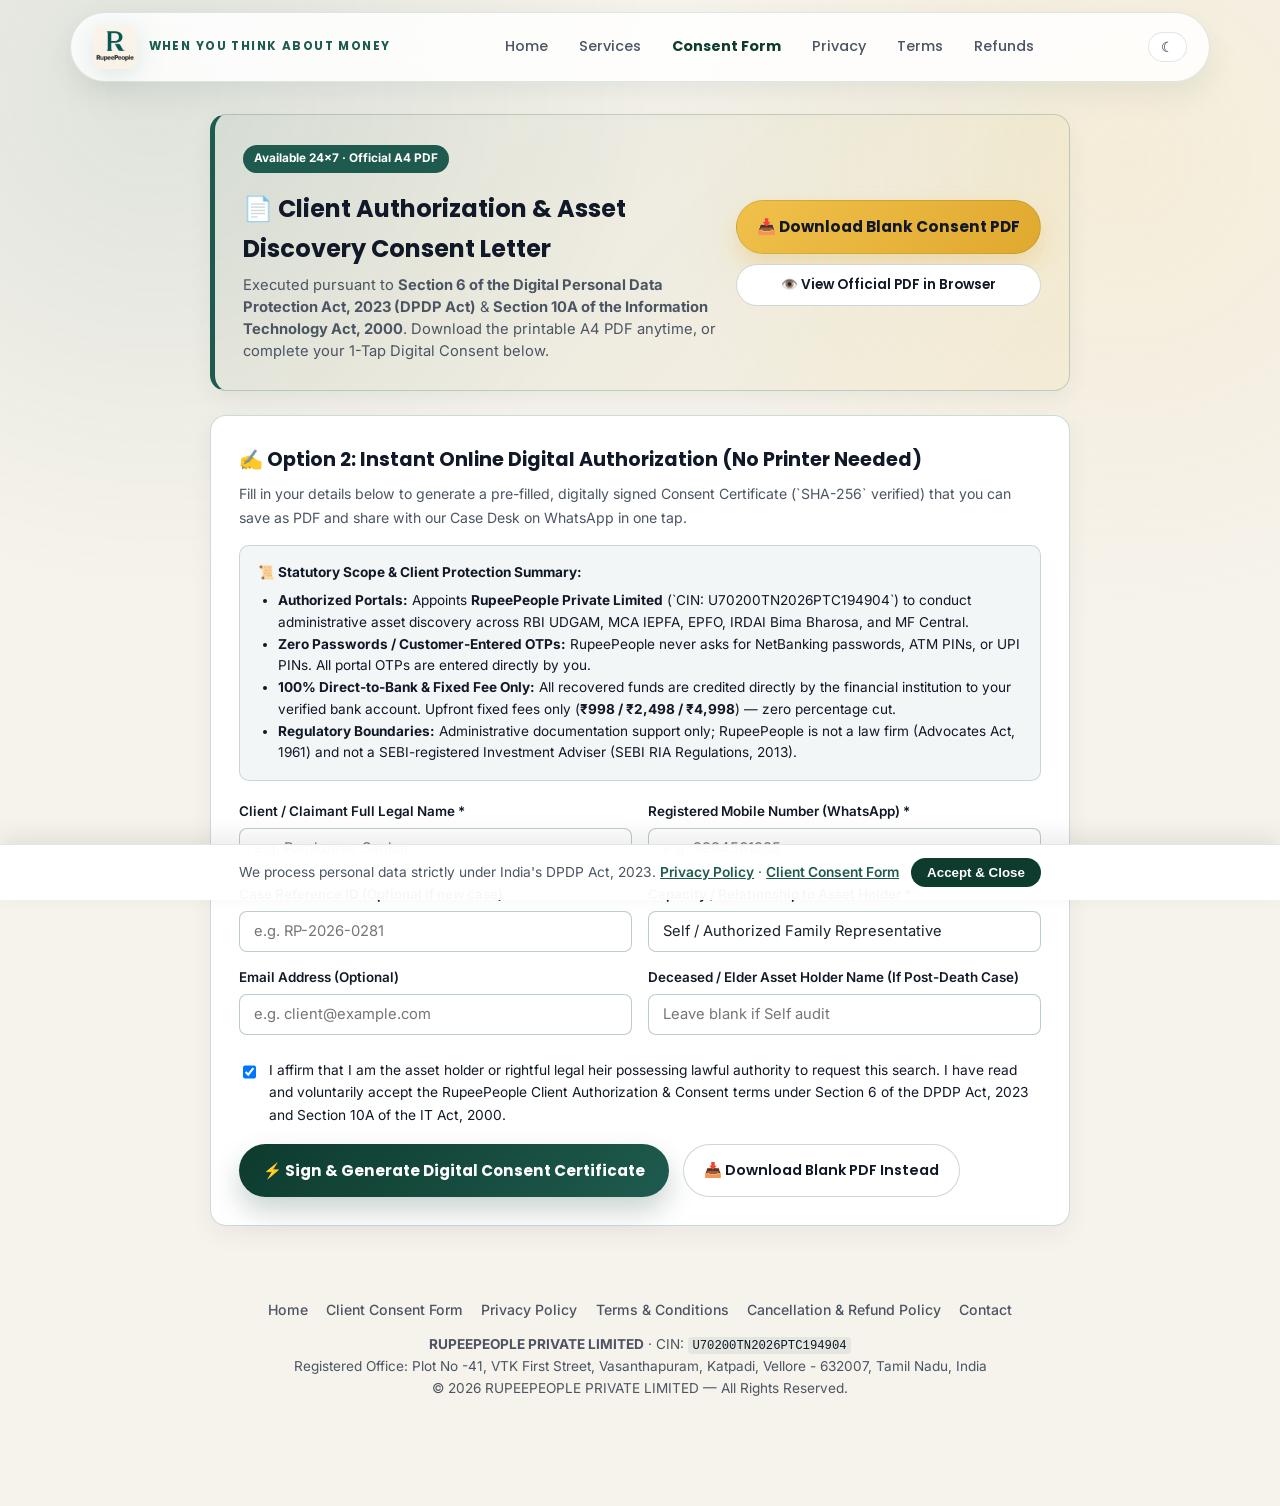
<file: consent.html>
<!DOCTYPE html>
<html lang="en">
<head>
  <meta charset="UTF-8" />
  <meta name="viewport" content="width=device-width, initial-scale=1.0" />
  <title>Client Authorization &amp; Consent Letter — RupeePeople</title>
  <meta name="description" content="Download or electronically sign the official RupeePeople Client Authorization &amp; Asset Discovery Consent Letter under Section 6 of the DPDP Act, 2023 and Section 10A of the IT Act, 2000." />
  <link rel="canonical" href="https://www.rupeepeople.com/consent.html" />
  <link rel="preconnect" href="https://fonts.googleapis.com" />
  <link rel="preconnect" href="https://fonts.gstatic.com" crossorigin />
  <link href="https://fonts.googleapis.com/css2?family=Inter:wght@400;500;600;700&family=Poppins:wght@500;600;700&display=swap" rel="stylesheet" />
  <link rel="stylesheet" href="style.css" />
  <script defer src="script.js"></script>
  <style>
    .consent-wrap {
      max-width: 900px;
      margin: 2rem auto 3rem;
      padding: 0 1.25rem;
    }
    .consent-card {
      background: var(--card-bg, #ffffff);
      border: 1px solid rgba(30, 91, 78, 0.22);
      border-radius: 16px;
      padding: 1.75rem;
      margin-bottom: 1.5rem;
      box-shadow: 0 8px 24px rgba(13, 59, 46, 0.06);
    }
    .consent-grid-2 {
      display: grid;
      grid-template-columns: repeat(auto-fit, minmax(260px, 1fr));
      gap: 1rem;
    }
    .consent-field {
      margin-bottom: 0.9rem;
    }
    .consent-field label {
      display: block;
      font-size: 0.84rem;
      font-weight: 600;
      margin-bottom: 0.35rem;
      color: var(--text, #1A202C);
    }
    .consent-field input,
    .consent-field select {
      width: 100%;
      padding: 0.65rem 0.85rem;
      border: 1px solid rgba(30, 91, 78, 0.3);
      border-radius: 8px;
      font-size: 0.92rem;
      font-family: inherit;
      box-sizing: border-box;
      background: #fff;
      color: #1A202C;
    }
    .cert-preview {
      display: none;
      background: #ffffff;
      color: #1A202C;
      border: 2px solid #0D3B2E;
      border-radius: 12px;
      padding: 2rem;
      margin-top: 1.5rem;
    }
    .cert-preview.active {
      display: block;
    }
    .cert-hash-box {
      font-family: monospace;
      font-size: 0.78rem;
      background: #F0FDF4;
      border: 1px solid #BBF7D0;
      color: #0D3B2E;
      padding: 0.75rem 1rem;
      border-radius: 8px;
      word-break: break-all;
      margin-top: 1rem;
    }
    @media print {
      .rp-header, .rp-footer, .rp-whatsapp-fab, .no-print {
        display: none !important;
      }
      body {
        background: #fff !important;
      }
      .consent-wrap {
        margin: 0;
        padding: 0;
        max-width: 100%;
      }
      .cert-preview.active {
        border: 1.5px solid #0D3B2E;
        box-shadow: none;
        padding: 1.25rem;
      }
    }
  </style>
</head>
<body>
  <header class="rp-header">
    <div class="rp-logo-wrap">
      <a href="index.html"><img src="Logo with wording.jpeg" alt="RupeePeople logo" class="rp-logo" /></a>
      <span class="rp-tagline">When you think about money</span>
    </div>
    <nav class="rp-nav">
      <a href="index.html">Home</a>
      <a href="index.html#services">Services</a>
      <a href="consent.html" style="color:var(--accent); font-weight:700;">Consent Form</a>
      <a href="privacy.html">Privacy</a>
      <a href="terms.html">Terms</a>
      <a href="refund-policy.html">Refunds</a>
    </nav>
    <button class="rp-dark-toggle" id="darkToggle" aria-label="Toggle dark mode">☾</button>
  </header>

  <main class="consent-wrap">
    <!-- Option 1: 24/7 Direct Blank PDF Download -->
    <section class="consent-card no-print" style="border-left: 5px solid #1E5B4E; background: linear-gradient(135deg, rgba(30,91,78,0.06), rgba(240,193,75,0.08));">
      <div style="display:flex; justify-content:space-between; align-items:center; flex-wrap:wrap; gap:1rem;">
        <div style="flex:1; min-width:260px;">
          <span class="rp-badge" style="background:#1E5B4E; color:#fff;">Available 24×7 · Official A4 PDF</span>
          <h1 style="font-size:1.5rem; margin:0.5rem 0 0.35rem; color:var(--text);">
            📄 Client Authorization &amp; Asset Discovery Consent Letter
          </h1>
          <p style="margin:0; font-size:0.92rem; color:var(--muted); line-height:1.5;">
            Executed pursuant to <strong>Section 6 of the Digital Personal Data Protection Act, 2023 (DPDP Act)</strong> &amp; <strong>Section 10A of the Information Technology Act, 2000</strong>. Download the printable A4 PDF anytime, or complete your 1-Tap Digital Consent below.
          </p>
        </div>
        <div style="display:flex; flex-direction:column; gap:0.6rem; min-width:240px;">
          <a href="RupeePeople_Client_Authorization_and_Consent_Letter.pdf" download="RupeePeople_Client_Authorization_and_Consent_Letter.pdf" class="rp-btn-gold" style="text-align:center; font-weight:700; text-decoration:none; padding:0.85rem 1.25rem;">
            📥 Download Blank Consent PDF
          </a>
          <a href="RupeePeople_Client_Authorization_and_Consent_Letter.pdf" target="_blank" rel="noopener" class="rp-btn-ghost" style="text-align:center; font-size:0.85rem; text-decoration:none; padding:0.55rem 1rem;">
            👁️ View Official PDF in Browser
          </a>
        </div>
      </div>
    </section>

    <!-- Option 2: 24/7 Serverless Online E-Sign & WhatsApp Dispatch -->
    <section class="consent-card no-print">
      <h2 style="font-size:1.2rem; margin:0 0 0.4rem; color:var(--text);">
        ✍️ Option 2: Instant Online Digital Authorization (No Printer Needed)
      </h2>
      <p style="margin:0 0 1rem; font-size:0.88rem; color:var(--muted);">
        Fill in your details below to generate a pre-filled, digitally signed Consent Certificate (`SHA-256` verified) that you can save as PDF and share with our Case Desk on WhatsApp in one tap.
      </p>

      <div style="background:rgba(30,91,78,0.05); border:1px solid rgba(30,91,78,0.2); border-radius:10px; padding:1rem 1.15rem; margin-bottom:1.2rem; font-size:0.85rem; line-height:1.6;">
        <strong>📜 Statutory Scope &amp; Client Protection Summary:</strong>
        <ul style="margin:0.4rem 0 0; padding-left:1.2rem;">
          <li><strong>Authorized Portals:</strong> Appoints <strong>RupeePeople Private Limited</strong> (`CIN: U70200TN2026PTC194904`) to conduct administrative asset discovery across RBI UDGAM, MCA IEPFA, EPFO, IRDAI Bima Bharosa, and MF Central.</li>
          <li><strong>Zero Passwords / Customer-Entered OTPs:</strong> RupeePeople never asks for NetBanking passwords, ATM PINs, or UPI PINs. All portal OTPs are entered directly by you.</li>
          <li><strong>100% Direct-to-Bank &amp; Fixed Fee Only:</strong> All recovered funds are credited directly by the financial institution to your verified bank account. Upfront fixed fees only (<strong>₹998 / ₹2,498 / ₹4,998</strong>) — zero percentage cut.</li>
          <li><strong>Regulatory Boundaries:</strong> Administrative documentation support only; RupeePeople is not a law firm (Advocates Act, 1961) and not a SEBI-registered Investment Adviser (SEBI RIA Regulations, 2013).</li>
        </ul>
      </div>

      <form id="webConsentForm" onsubmit="event.preventDefault(); generateWebConsentCertificate();">
        <div class="consent-grid-2">
          <div class="consent-field">
            <label for="wcName">Client / Claimant Full Legal Name *</label>
            <input type="text" id="wcName" placeholder="e.g. Ramkumar Sankar" required />
          </div>
          <div class="consent-field">
            <label for="wcMobile">Registered Mobile Number (WhatsApp) *</label>
            <input type="tel" id="wcMobile" placeholder="e.g. 9994561285" required />
          </div>
        </div>
        <div class="consent-grid-2">
          <div class="consent-field">
            <label for="wcCaseId">Case Reference ID (Optional if new case)</label>
            <input type="text" id="wcCaseId" placeholder="e.g. RP-2026-0281" />
          </div>
          <div class="consent-field">
            <label for="wcRelation">Capacity / Relationship to Asset Holder *</label>
            <input type="text" id="wcRelation" value="Self / Authorized Family Representative" required />
          </div>
        </div>
        <div class="consent-grid-2">
          <div class="consent-field">
            <label for="wcEmail">Email Address (Optional)</label>
            <input type="email" id="wcEmail" placeholder="e.g. client@example.com" />
          </div>
          <div class="consent-field">
            <label for="wcHolder">Deceased / Elder Asset Holder Name (If Post-Death Case)</label>
            <input type="text" id="wcHolder" placeholder="Leave blank if Self audit" />
          </div>
        </div>

        <label style="display:flex; align-items:flex-start; gap:0.6rem; font-size:0.86rem; margin:0.6rem 0 1.1rem; cursor:pointer;">
          <input type="checkbox" id="wcAgree" checked required style="margin-top:0.25rem; width:18px; height:18px;" />
          <span>I affirm that I am the asset holder or rightful legal heir possessing lawful authority to request this search. I have read and voluntarily accept the RupeePeople Client Authorization &amp; Consent terms under Section 6 of the DPDP Act, 2023 and Section 10A of the IT Act, 2000.</span>
        </label>

        <div style="display:flex; gap:0.85rem; flex-wrap:wrap;">
          <button type="submit" class="rp-btn-primary" style="border:none; cursor:pointer; font-weight:700; padding:0.85rem 1.5rem; font-size:0.95rem;">
            ⚡ Sign &amp; Generate Digital Consent Certificate
          </button>
          <a href="RupeePeople_Client_Authorization_and_Consent_Letter.pdf" download class="rp-btn-ghost" style="text-decoration:none; padding:0.85rem 1.25rem; font-size:0.9rem;">
            📥 Download Blank PDF Instead
          </a>
        </div>
      </form>
    </section>

    <!-- Printable / Save-as-PDF Signed Certificate Output -->
    <section id="certPreviewBox" class="cert-preview">
      <div style="display:flex; justify-content:space-between; align-items:flex-start; border-bottom:2px solid #0D3B2E; padding-bottom:0.85rem; margin-bottom:1rem; flex-wrap:wrap; gap:0.75rem;">
        <div>
          <div style="font-size:1.15rem; font-weight:700; color:#0D3B2E;">RUPEEPEOPLE PRIVATE LIMITED</div>
          <div style="font-size:0.78rem; color:#4A5568;">CIN: U70200TN2026PTC194904 · PAN: AAQCR0501C · SRN: AC4315468</div>
          <div style="font-size:0.78rem; color:#4A5568;">Regd. Office: Plot No -41, VTK 1st Street, Vasanthapuram, Katpadi, Vellore - 632007, TN</div>
        </div>
        <div style="text-align:right; font-size:0.78rem; color:#4A5568;">
          <div><strong>Web:</strong> www.rupeepeople.com</div>
          <div><strong>Email:</strong> support@rupeepeople.com</div>
          <div><strong>Helpline:</strong> +91 80562 21285</div>
        </div>
      </div>

      <h2 style="text-align:center; font-size:1.15rem; color:#0D3B2E; margin:0.4rem 0 0.2rem;">
        DIGITAL CLIENT AUTHORIZATION &amp; ASSET DISCOVERY CONSENT CERTIFICATE
      </h2>
      <p style="text-align:center; font-size:0.78rem; color:#4A5568; margin:0 0 1rem;">
        Executed pursuant to Section 6 of the DPDP Act, 2023 &amp; Section 10A of the Information Technology Act, 2000
      </p>

      <table style="width:100%; border-collapse:collapse; font-size:0.85rem; margin-bottom:1rem;">
        <tr>
          <td style="padding:6px 10px; border:1px solid #CBD5E0; background:#F8FAFC; font-weight:600; width:34%;">Case Reference ID</td>
          <td style="padding:6px 10px; border:1px solid #CBD5E0;" id="outCertCaseId">-</td>
        </tr>
        <tr>
          <td style="padding:6px 10px; border:1px solid #CBD5E0; background:#F8FAFC; font-weight:600;">Client / Signatory Full Name</td>
          <td style="padding:6px 10px; border:1px solid #CBD5E0; font-weight:700;" id="outCertName">-</td>
        </tr>
        <tr>
          <td style="padding:6px 10px; border:1px solid #CBD5E0; background:#F8FAFC; font-weight:600;">Registered Mobile &amp; Email</td>
          <td style="padding:6px 10px; border:1px solid #CBD5E0;" id="outCertContact">-</td>
        </tr>
        <tr>
          <td style="padding:6px 10px; border:1px solid #CBD5E0; background:#F8FAFC; font-weight:600;">Capacity / Relationship</td>
          <td style="padding:6px 10px; border:1px solid #CBD5E0;" id="outCertRelation">-</td>
        </tr>
        <tr>
          <td style="padding:6px 10px; border:1px solid #CBD5E0; background:#F8FAFC; font-weight:600;">Asset Holder Name</td>
          <td style="padding:6px 10px; border:1px solid #CBD5E0;" id="outCertHolder">-</td>
        </tr>
        <tr>
          <td style="padding:6px 10px; border:1px solid #CBD5E0; background:#F8FAFC; font-weight:600;">UTC / IST Execution Timestamp</td>
          <td style="padding:6px 10px; border:1px solid #CBD5E0;" id="outCertTimestamp">-</td>
        </tr>
      </table>

      <div style="font-size:0.8rem; line-height:1.5; color:#1A202C; margin-bottom:0.85rem;">
        <strong>Declaration &amp; Scope of Appointment:</strong> I hereby appoint and authorize <strong>RupeePeople Private Limited</strong> to act as my administrative documentation facilitator to query, identify, and report dormant or unclaimed financial assets across RBI UDGAM, MCA IEPFA, EPFO, IRDAI Bima Bharosa, and MF Central. I acknowledge that RupeePeople never asks for banking passwords/PINs, operates strictly on fixed upfront fees (₹998 / ₹2,498 / ₹4,998) with zero percentage cut on recovered funds, and is an administrative documentation support facilitator (not a law firm under the Advocates Act, 1961 and not a SEBI-registered Investment Adviser).
      </div>

      <div class="cert-hash-box">
        <div><strong>✅ ELECTRONICALLY SIGNED &amp; VERIFIED (`I AGREE`)</strong></div>
        <div style="margin-top:0.25rem;"><strong>SHA-256 Digital Signature Hash:</strong> <span id="outCertHash">-</span></div>
      </div>

      <div class="no-print" style="margin-top:1.25rem; display:flex; gap:0.8rem; flex-wrap:wrap;">
        <button type="button" onclick="window.print()" class="rp-btn-gold" style="border:none; cursor:pointer; font-weight:700; padding:0.75rem 1.35rem;">
          🖨️ Print / Save Certificate as PDF
        </button>
        <a id="btnSendWaConsent" href="#" target="_blank" rel="noopener" class="rp-btn-primary" style="text-decoration:none; font-weight:700; padding:0.75rem 1.35rem;">
          💬 Send Signed Confirmation via WhatsApp (+91 80562 21285)
        </a>
      </div>
    </section>
  </main>

  <footer class="rp-footer">
    <nav class="rp-footer-links">
      <a href="index.html">Home</a>
      <a href="consent.html">Client Consent Form</a>
      <a href="privacy.html">Privacy Policy</a>
      <a href="terms.html">Terms &amp; Conditions</a>
      <a href="refund-policy.html">Cancellation &amp; Refund Policy</a>
      <a href="index.html#contact">Contact</a>
    </nav>
    <div class="rp-footer-legal" style="margin-top:0.6rem; font-size:0.85rem; line-height:1.6; color:var(--muted);">
      <strong>RUPEEPEOPLE PRIVATE LIMITED</strong> · CIN: <code>U70200TN2026PTC194904</code><br />
      Registered Office: Plot No -41, VTK First Street, Vasanthapuram, Katpadi, Vellore - 632007, Tamil Nadu, India<br />
      <span>© 2026 RUPEEPEOPLE PRIVATE LIMITED — All Rights Reserved.</span>
    </div>
  </footer>

  <script>
    window.addEventListener("DOMContentLoaded", () => {
      const params = new URLSearchParams(window.location.search);
      const cid = params.get("case_id") || params.get("cid") || "";
      const name = params.get("name") || params.get("client_name") || "";
      const mobile = params.get("mobile") || params.get("phone") || "";
      const email = params.get("email") || "";
      const rel = params.get("relation") || "";

      if (cid) document.getElementById("wcCaseId").value = cid.trim().toUpperCase();
      if (name) document.getElementById("wcName").value = name.trim();
      if (mobile) document.getElementById("wcMobile").value = mobile.trim();
      if (email) document.getElementById("wcEmail").value = email.trim();
      if (rel) document.getElementById("wcRelation").value = rel.trim();
    });

    async function sha256Hex(text) {
      if (window.crypto && window.crypto.subtle) {
        const buf = await window.crypto.subtle.digest("SHA-256", new TextEncoder().encode(text));
        return Array.from(new Uint8Array(buf)).map(b => b.toString(16).padStart(2, "0")).join("").toUpperCase();
      }
      let h = 0;
      for (let i = 0; i < text.length; i++) h = (Math.imul(31, h) + text.charCodeAt(i)) | 0;
      return "RP-FALLBACK-" + Math.abs(h).toString(16).toUpperCase();
    }

    async function generateWebConsentCertificate() {
      const name = document.getElementById("wcName").value.trim();
      const mobile = document.getElementById("wcMobile").value.trim();
      const cid = document.getElementById("wcCaseId").value.trim().toUpperCase() || "NEW-INTAKE";
      const rel = document.getElementById("wcRelation").value.trim();
      const email = document.getElementById("wcEmail").value.trim() || "Not provided";
      const holder = document.getElementById("wcHolder").value.trim() || "Self (" + name + ")";
      const ts = new Date().toISOString();

      const payload = `${cid}|${name}|${mobile}|I AGREE|www.rupeepeople.com/consent.html|${ts}`;
      const hash = await sha256Hex(payload);

      document.getElementById("outCertCaseId").textContent = cid;
      document.getElementById("outCertName").textContent = name;
      document.getElementById("outCertContact").textContent = `${mobile} · ${email}`;
      document.getElementById("outCertRelation").textContent = rel;
      document.getElementById("outCertHolder").textContent = holder;
      document.getElementById("outCertTimestamp").textContent = ts;
      document.getElementById("outCertHash").textContent = hash;

      const waMsg =
        `Hello RupeePeople Case Desk,\n\n` +
        `I have digitally signed the Client Authorization & Asset Discovery Consent Letter on www.rupeepeople.com:\n\n` +
        `• *Case ID:* ${cid}\n` +
        `• *Client Name:* ${name}\n` +
        `• *Mobile:* ${mobile}\n` +
        `• *Capacity:* ${rel}\n` +
        `• *Consent Statement:* I AGREE (DPDP Act 2023 Sec 6 & IT Act 2000 Sec 10A)\n` +
        `• *Timestamp:* ${ts}\n` +
        `• *SHA-256 Hash:* ${hash.slice(0, 24)}...`;

      document.getElementById("btnSendWaConsent").href =
        `https://wa.me/918056221285?text=${encodeURIComponent(waMsg)}`;

      const box = document.getElementById("certPreviewBox");
      box.classList.add("active");
      box.scrollIntoView({ behavior: "smooth", block: "center" });
    }
  </script>
</body>
</html>
</file>
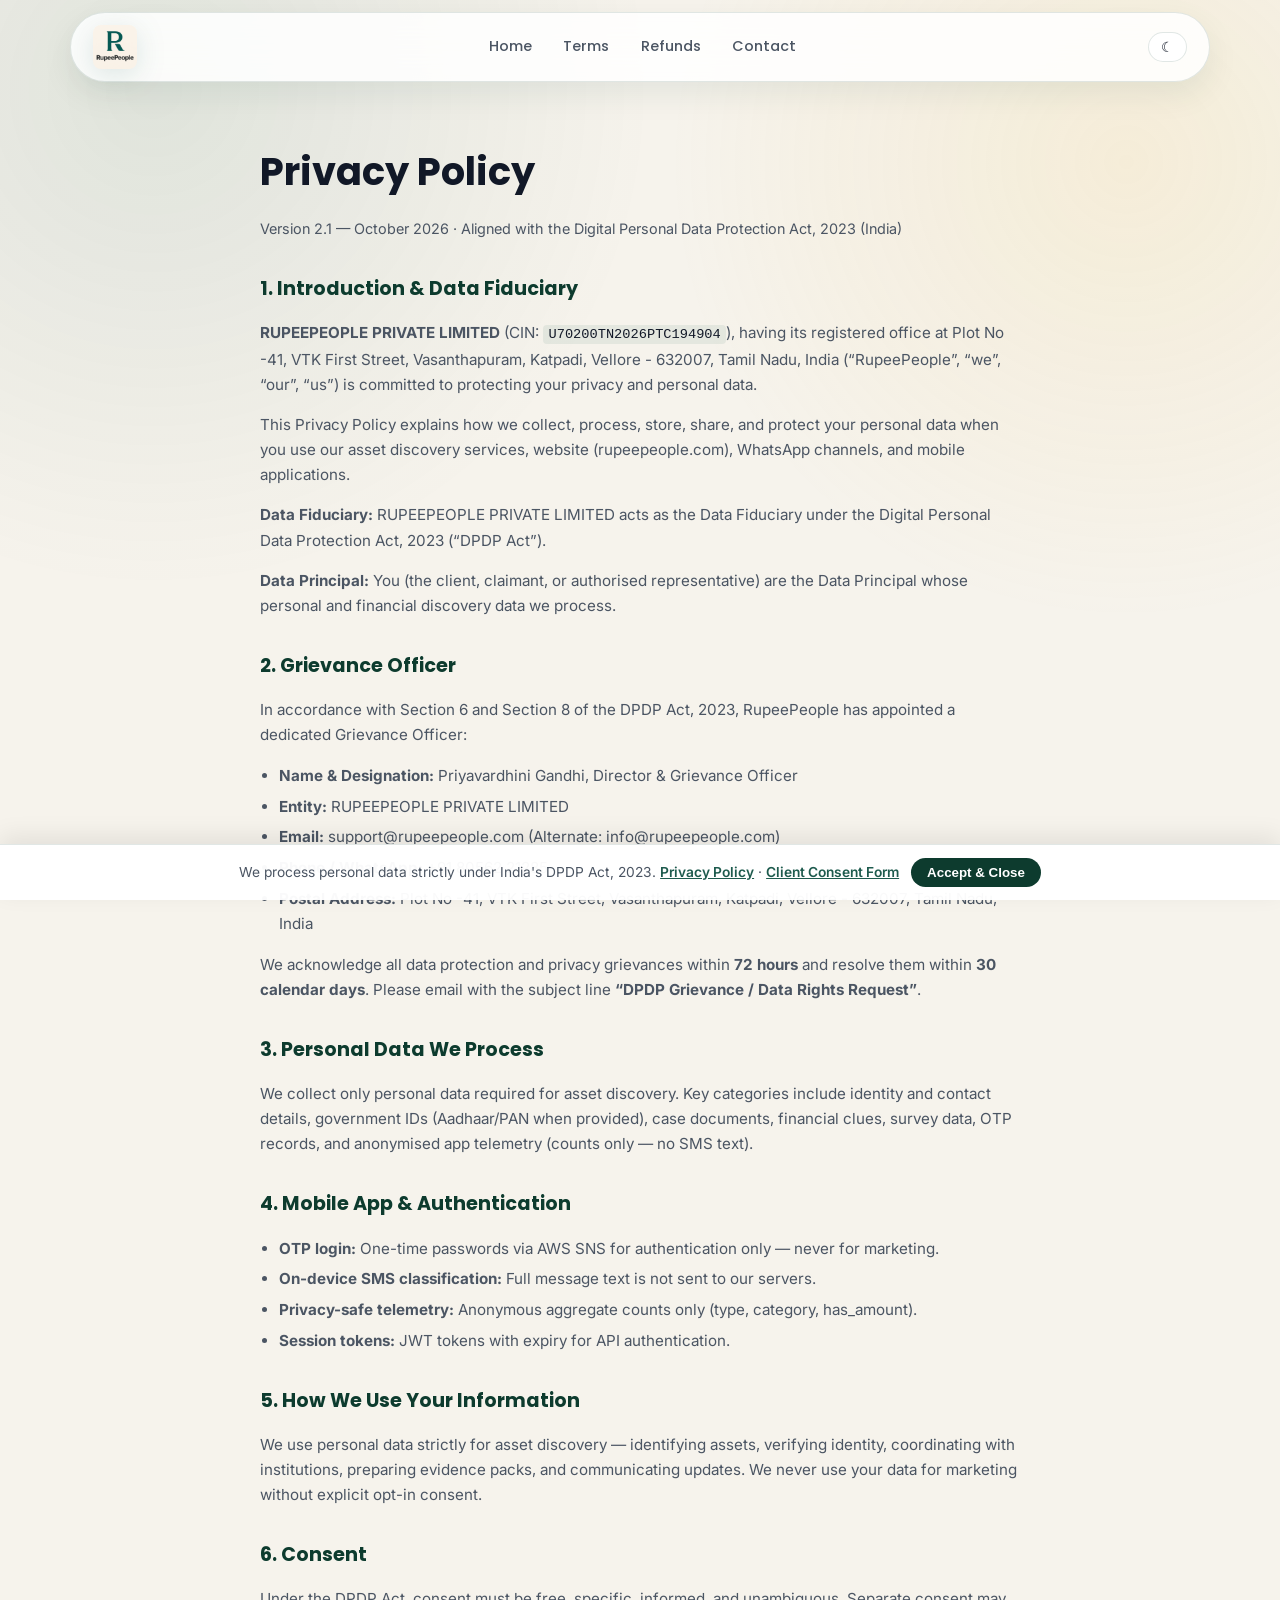
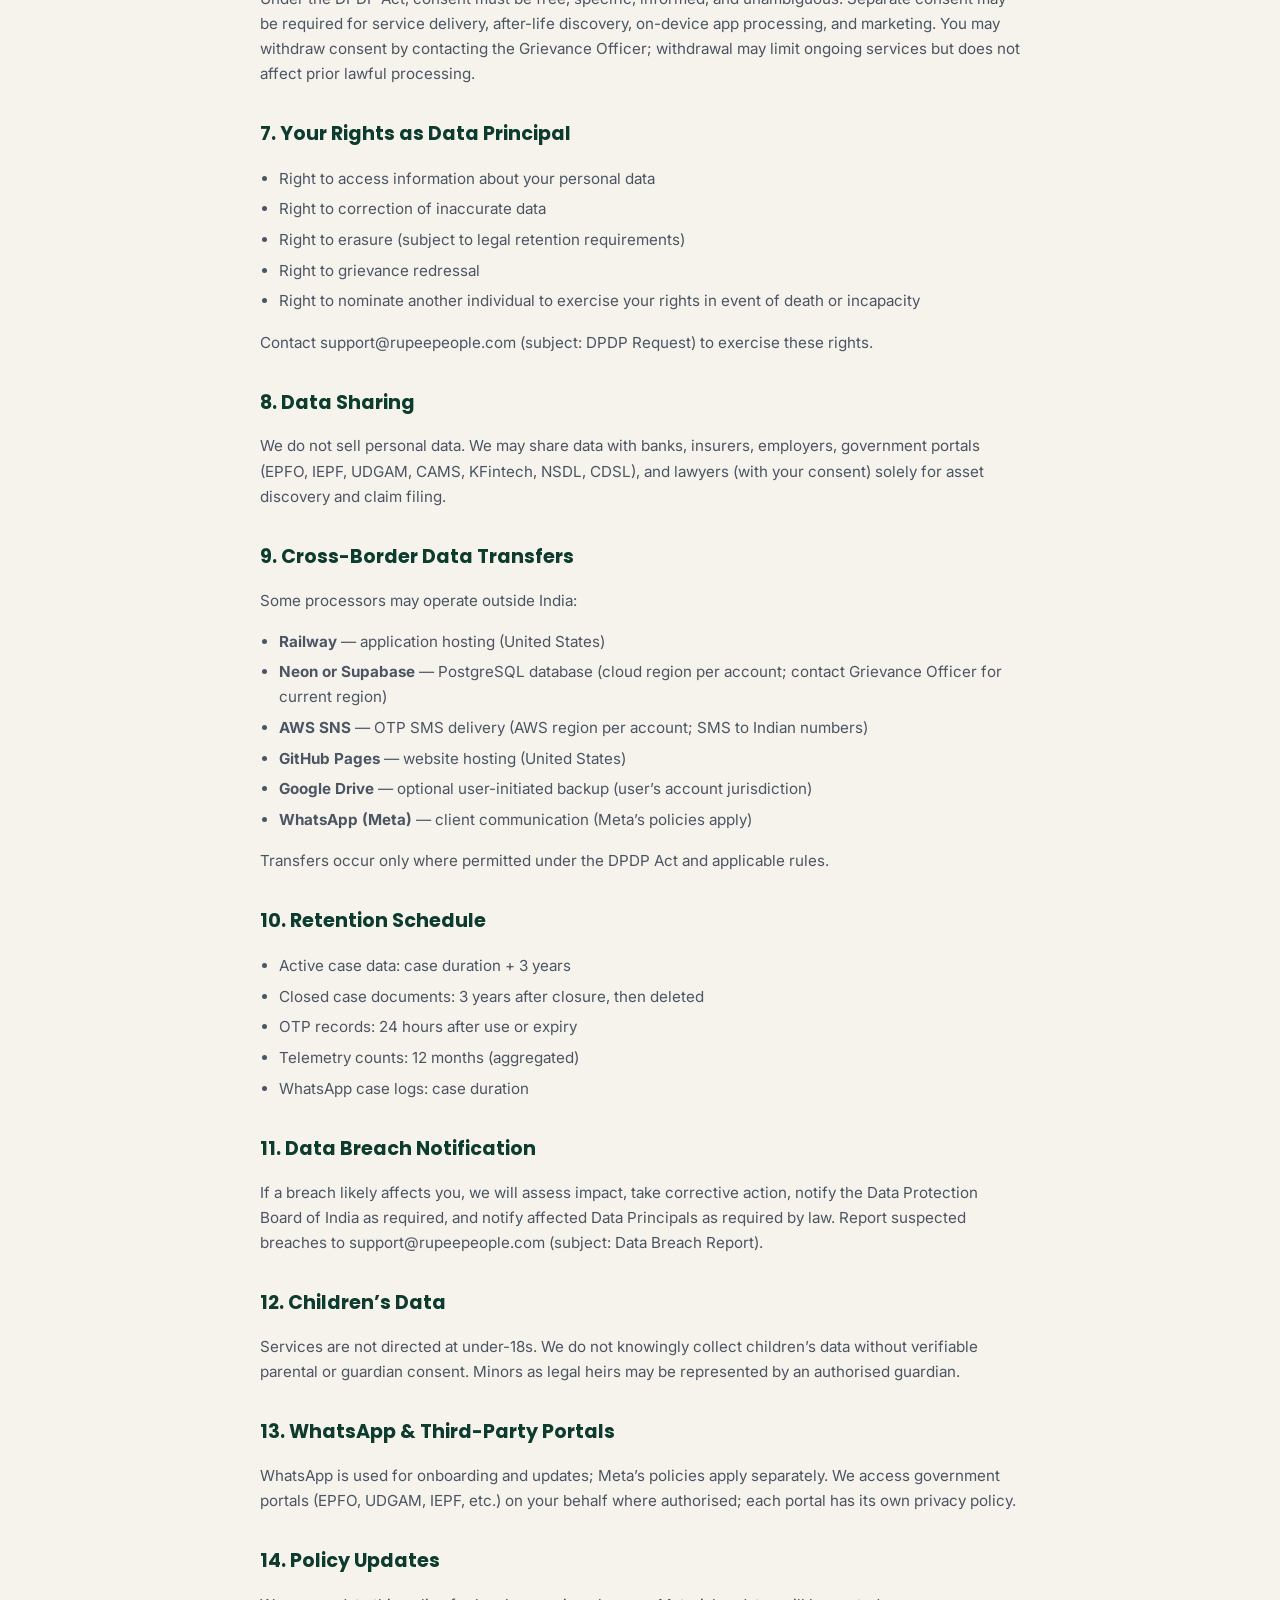
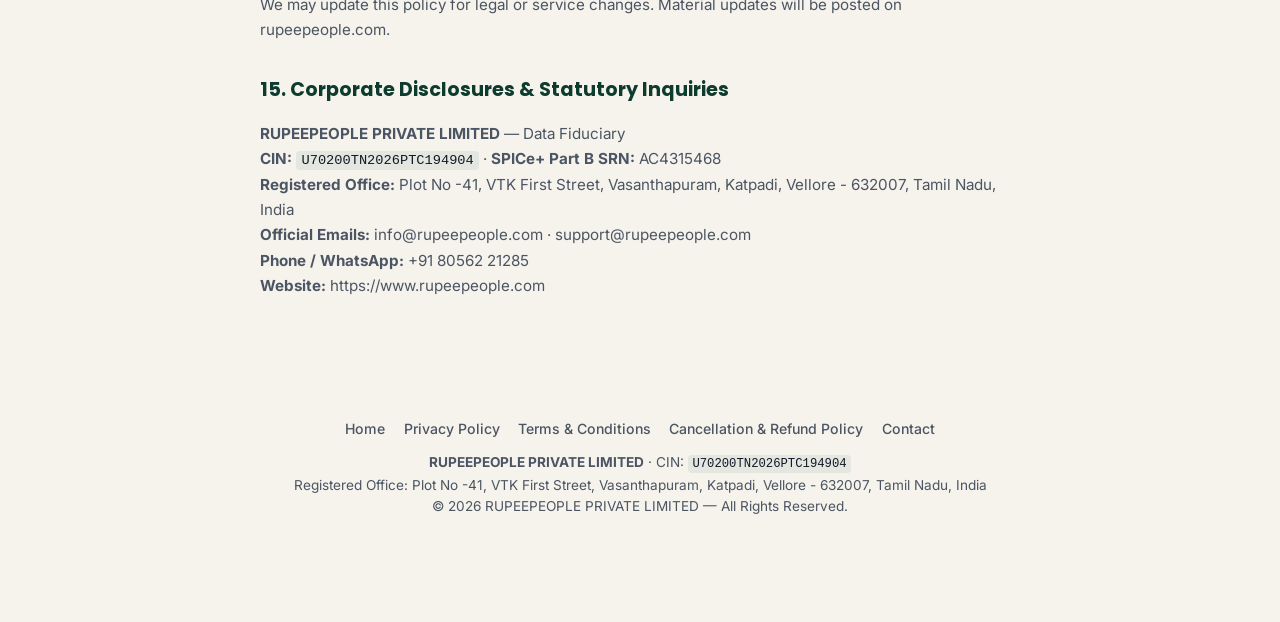
<file: privacy.html>
<!DOCTYPE html>
<html lang="en">
<head>
  <meta charset="UTF-8" />
  <meta name="viewport" content="width=device-width, initial-scale=1.0" />
  <meta name="description" content="RupeePeople Privacy Policy v2.0 — DPDP Act 2023 compliant. Grievance Officer, Data Principal rights, retention, and cross-border disclosures." />
  <title>Privacy Policy — RupeePeople</title>
  <link rel="preconnect" href="https://fonts.googleapis.com" />
  <link rel="preconnect" href="https://fonts.gstatic.com" crossorigin />
  <link href="https://fonts.googleapis.com/css2?family=Inter:wght@400;500;600;700&family=Poppins:wght@500;600;700&display=swap" rel="stylesheet" />
  <link rel="stylesheet" href="style.css" />
  <script defer src="script.js"></script>
</head>
<body>
  <header class="rp-header">
    <div class="rp-logo-wrap">
      <a href="index.html"><img src="Logo with wording.jpeg" alt="RupeePeople logo" class="rp-logo" /></a>
    </div>
    <nav class="rp-nav">
      <a href="index.html">Home</a>
      <a href="terms.html">Terms</a>
      <a href="refund-policy.html">Refunds</a>
      <a href="index.html#contact">Contact</a>
    </nav>
    <button class="rp-dark-toggle" id="darkToggle" aria-label="Toggle dark mode">☾</button>
  </header>

  <main class="rp-legal">
    <h1>Privacy Policy</h1>
    <p class="rp-legal-meta">Version 2.1 — October 2026 · Aligned with the Digital Personal Data Protection Act, 2023 (India)</p>

    <h2>1. Introduction &amp; Data Fiduciary</h2>
    <p><strong>RUPEEPEOPLE PRIVATE LIMITED</strong> (CIN: <code>U70200TN2026PTC194904</code>), having its registered office at Plot No -41, VTK First Street, Vasanthapuram, Katpadi, Vellore - 632007, Tamil Nadu, India (“RupeePeople”, “we”, “our”, “us”) is committed to protecting your privacy and personal data.</p>
    <p>This Privacy Policy explains how we collect, process, store, share, and protect your personal data when you use our asset discovery services, website (<a href="https://www.rupeepeople.com">rupeepeople.com</a>), WhatsApp channels, and mobile applications.</p>
    <p><strong>Data Fiduciary:</strong> RUPEEPEOPLE PRIVATE LIMITED acts as the Data Fiduciary under the Digital Personal Data Protection Act, 2023 (“DPDP Act”).</p>
    <p><strong>Data Principal:</strong> You (the client, claimant, or authorised representative) are the Data Principal whose personal and financial discovery data we process.</p>

    <h2>2. Grievance Officer</h2>
    <p>In accordance with Section 6 and Section 8 of the DPDP Act, 2023, RupeePeople has appointed a dedicated Grievance Officer:</p>
    <ul>
      <li><strong>Name &amp; Designation:</strong> Priyavardhini Gandhi, Director &amp; Grievance Officer</li>
      <li><strong>Entity:</strong> RUPEEPEOPLE PRIVATE LIMITED</li>
      <li><strong>Email:</strong> <a href="mailto:support@rupeepeople.com">support@rupeepeople.com</a> (Alternate: <a href="mailto:info@rupeepeople.com">info@rupeepeople.com</a>)</li>
      <li><strong>Phone / WhatsApp:</strong> <a href="tel:+918056221285">+91 80562 21285</a></li>
      <li><strong>Postal Address:</strong> Plot No -41, VTK First Street, Vasanthapuram, Katpadi, Vellore - 632007, Tamil Nadu, India</li>
    </ul>
    <p>We acknowledge all data protection and privacy grievances within <strong>72 hours</strong> and resolve them within <strong>30 calendar days</strong>. Please email with the subject line <strong>“DPDP Grievance / Data Rights Request”</strong>.</p>

    <h2>3. Personal Data We Process</h2>
    <p>We collect only personal data required for asset discovery. Key categories include identity and contact details, government IDs (Aadhaar/PAN when provided), case documents, financial clues, survey data, OTP records, and anonymised app telemetry (counts only — no SMS text).</p>

    <h2>4. Mobile App &amp; Authentication</h2>
    <ul>
      <li><strong>OTP login:</strong> One-time passwords via AWS SNS for authentication only — never for marketing.</li>
      <li><strong>On-device SMS classification:</strong> Full message text is not sent to our servers.</li>
      <li><strong>Privacy-safe telemetry:</strong> Anonymous aggregate counts only (type, category, has_amount).</li>
      <li><strong>Session tokens:</strong> JWT tokens with expiry for API authentication.</li>
    </ul>

    <h2>5. How We Use Your Information</h2>
    <p>We use personal data strictly for asset discovery — identifying assets, verifying identity, coordinating with institutions, preparing evidence packs, and communicating updates. We never use your data for marketing without explicit opt-in consent.</p>

    <h2>6. Consent</h2>
    <p>Under the DPDP Act, consent must be free, specific, informed, and unambiguous. Separate consent may be required for service delivery, after-life discovery, on-device app processing, and marketing. You may withdraw consent by contacting the Grievance Officer; withdrawal may limit ongoing services but does not affect prior lawful processing.</p>

    <h2>7. Your Rights as Data Principal</h2>
    <ul>
      <li>Right to access information about your personal data</li>
      <li>Right to correction of inaccurate data</li>
      <li>Right to erasure (subject to legal retention requirements)</li>
      <li>Right to grievance redressal</li>
      <li>Right to nominate another individual to exercise your rights in event of death or incapacity</li>
    </ul>
    <p>Contact <a href="mailto:support@rupeepeople.com">support@rupeepeople.com</a> (subject: DPDP Request) to exercise these rights.</p>

    <h2>8. Data Sharing</h2>
    <p>We do not sell personal data. We may share data with banks, insurers, employers, government portals (EPFO, IEPF, UDGAM, CAMS, KFintech, NSDL, CDSL), and lawyers (with your consent) solely for asset discovery and claim filing.</p>

    <h2>9. Cross-Border Data Transfers</h2>
    <p>Some processors may operate outside India:</p>
    <ul>
      <li><strong>Railway</strong> — application hosting (United States)</li>
      <li><strong>Neon or Supabase</strong> — PostgreSQL database (cloud region per account; contact Grievance Officer for current region)</li>
      <li><strong>AWS SNS</strong> — OTP SMS delivery (AWS region per account; SMS to Indian numbers)</li>
      <li><strong>GitHub Pages</strong> — website hosting (United States)</li>
      <li><strong>Google Drive</strong> — optional user-initiated backup (user’s account jurisdiction)</li>
      <li><strong>WhatsApp (Meta)</strong> — client communication (Meta’s policies apply)</li>
    </ul>
    <p>Transfers occur only where permitted under the DPDP Act and applicable rules.</p>

    <h2>10. Retention Schedule</h2>
    <ul>
      <li>Active case data: case duration + 3 years</li>
      <li>Closed case documents: 3 years after closure, then deleted</li>
      <li>OTP records: 24 hours after use or expiry</li>
      <li>Telemetry counts: 12 months (aggregated)</li>
      <li>WhatsApp case logs: case duration</li>
    </ul>

    <h2>11. Data Breach Notification</h2>
    <p>If a breach likely affects you, we will assess impact, take corrective action, notify the Data Protection Board of India as required, and notify affected Data Principals as required by law. Report suspected breaches to <a href="mailto:support@rupeepeople.com">support@rupeepeople.com</a> (subject: Data Breach Report).</p>

    <h2>12. Children’s Data</h2>
    <p>Services are not directed at under-18s. We do not knowingly collect children’s data without verifiable parental or guardian consent. Minors as legal heirs may be represented by an authorised guardian.</p>

    <h2>13. WhatsApp &amp; Third-Party Portals</h2>
    <p>WhatsApp is used for onboarding and updates; Meta’s policies apply separately. We access government portals (EPFO, UDGAM, IEPF, etc.) on your behalf where authorised; each portal has its own privacy policy.</p>

    <h2>14. Policy Updates</h2>
    <p>We may update this policy for legal or service changes. Material updates will be posted on rupeepeople.com.</p>

    <h2>15. Corporate Disclosures &amp; Statutory Inquiries</h2>
    <p><strong>RUPEEPEOPLE PRIVATE LIMITED</strong> — Data Fiduciary<br />
    <strong>CIN:</strong> <code>U70200TN2026PTC194904</code> · <strong>SPICe+ Part B SRN:</strong> AC4315468<br />
    <strong>Registered Office:</strong> Plot No -41, VTK First Street, Vasanthapuram, Katpadi, Vellore - 632007, Tamil Nadu, India<br />
    <strong>Official Emails:</strong> <a href="mailto:info@rupeepeople.com">info@rupeepeople.com</a> · <a href="mailto:support@rupeepeople.com">support@rupeepeople.com</a><br />
    <strong>Phone / WhatsApp:</strong> <a href="tel:+918056221285">+91 80562 21285</a><br />
    <strong>Website:</strong> <a href="https://www.rupeepeople.com">https://www.rupeepeople.com</a></p>
  </main>

  <footer class="rp-footer">
    <nav class="rp-footer-links">
      <a href="index.html">Home</a>
      <a href="privacy.html">Privacy Policy</a>
      <a href="terms.html">Terms &amp; Conditions</a>
      <a href="refund-policy.html">Cancellation &amp; Refund Policy</a>
      <a href="index.html#contact">Contact</a>
    </nav>
    <div class="rp-footer-legal" style="margin-top:0.6rem; font-size:0.85rem; line-height:1.6; color:var(--muted);">
      <strong>RUPEEPEOPLE PRIVATE LIMITED</strong> · CIN: <code>U70200TN2026PTC194904</code><br />
      Registered Office: Plot No -41, VTK First Street, Vasanthapuram, Katpadi, Vellore - 632007, Tamil Nadu, India<br />
      <span>© 2026 RUPEEPEOPLE PRIVATE LIMITED — All Rights Reserved.</span>
    </div>
  </footer>
</body>
</html>
</file>
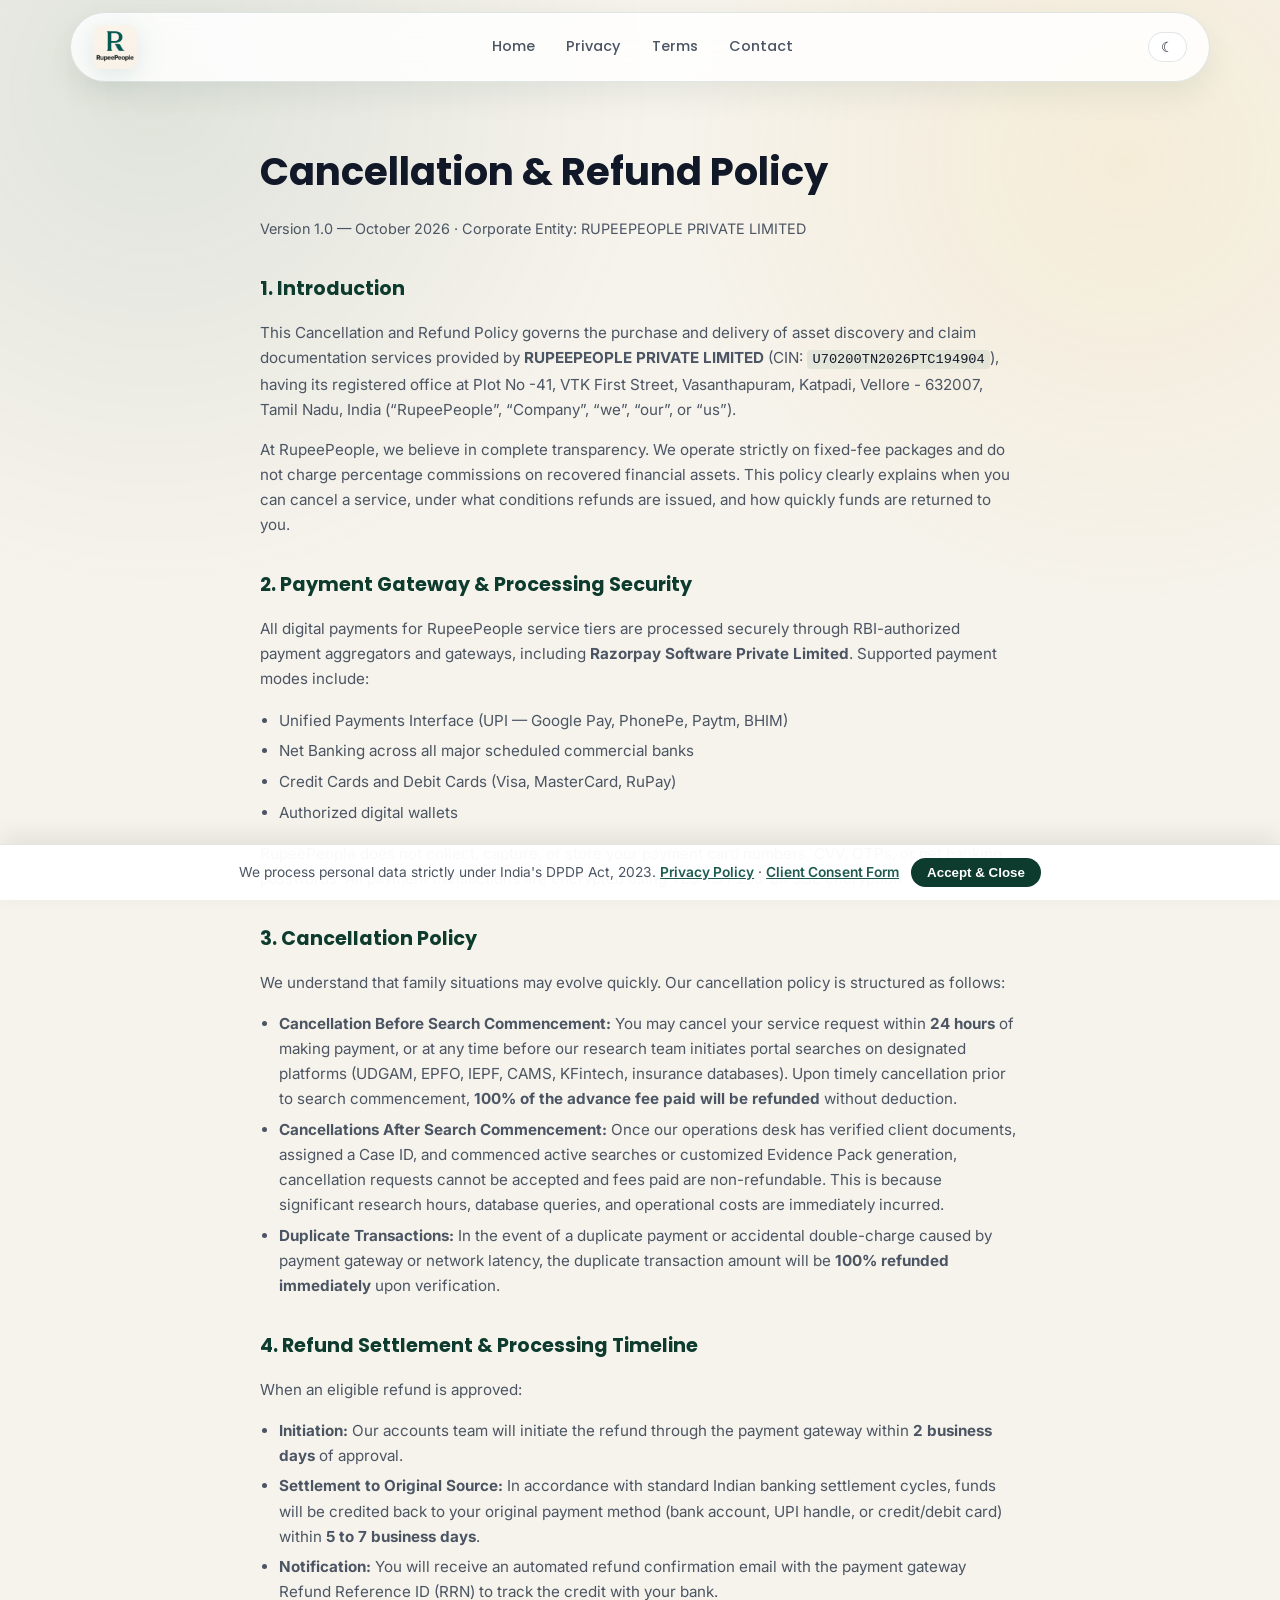
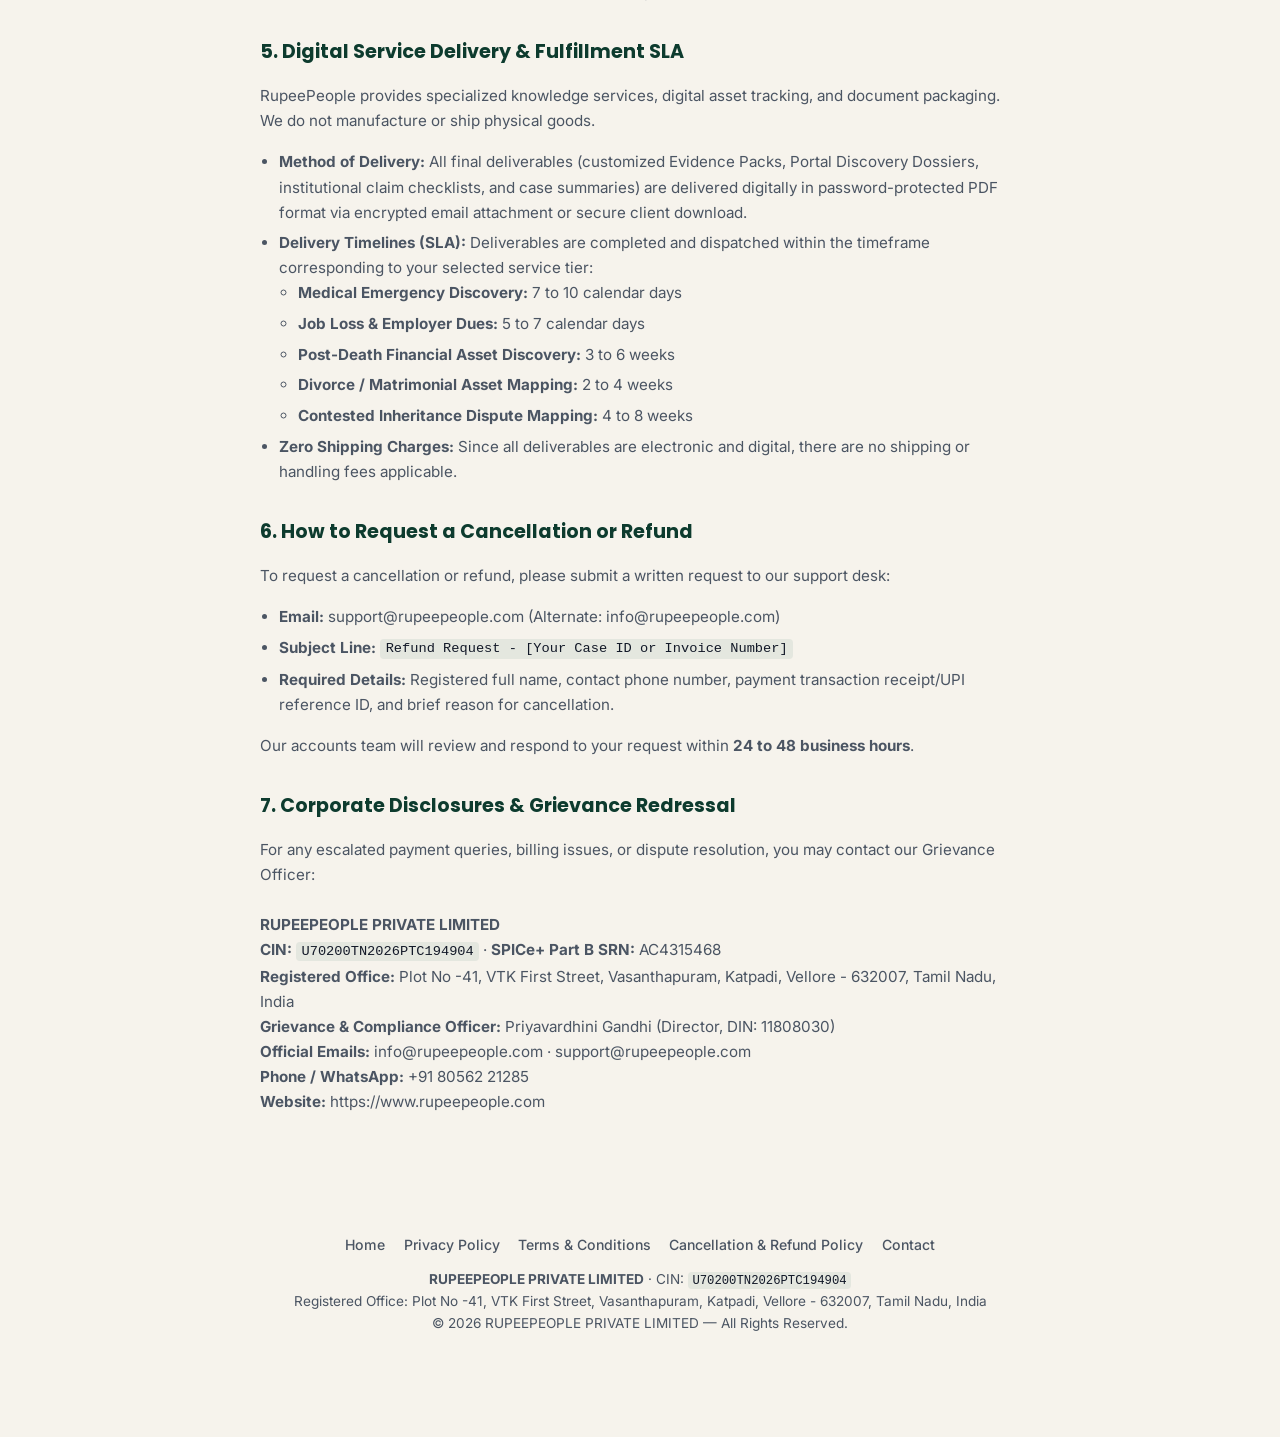
<file: refund-policy.html>
<!DOCTYPE html>
<html lang="en">
<head>
  <meta charset="UTF-8" />
  <meta name="viewport" content="width=device-width, initial-scale=1.0" />
  <meta name="description" content="RupeePeople Cancellation &amp; Refund Policy — transparent fixed-fee refund rules, processing timelines (5–7 business days), and digital service fulfillment." />
  <title>Cancellation &amp; Refund Policy — RupeePeople</title>
  <link rel="preconnect" href="https://fonts.googleapis.com" />
  <link rel="preconnect" href="https://fonts.gstatic.com" crossorigin />
  <link href="https://fonts.googleapis.com/css2?family=Inter:wght@400;500;600;700&family=Poppins:wght@500;600;700&display=swap" rel="stylesheet" />
  <link rel="stylesheet" href="style.css" />
  <script defer src="script.js"></script>
</head>
<body>
  <header class="rp-header">
    <div class="rp-logo-wrap">
      <a href="index.html"><img src="Logo with wording.jpeg" alt="RupeePeople logo" class="rp-logo" /></a>
    </div>
    <nav class="rp-nav">
      <a href="index.html">Home</a>
      <a href="privacy.html">Privacy</a>
      <a href="terms.html">Terms</a>
      <a href="index.html#contact">Contact</a>
    </nav>
    <button class="rp-dark-toggle" id="darkToggle" aria-label="Toggle dark mode">☾</button>
  </header>

  <main class="rp-legal">
    <h1>Cancellation &amp; Refund Policy</h1>
    <p class="rp-legal-meta">Version 1.0 — October 2026 · Corporate Entity: RUPEEPEOPLE PRIVATE LIMITED</p>

    <h2>1. Introduction</h2>
    <p>This Cancellation and Refund Policy governs the purchase and delivery of asset discovery and claim documentation services provided by <strong>RUPEEPEOPLE PRIVATE LIMITED</strong> (CIN: <code>U70200TN2026PTC194904</code>), having its registered office at Plot No -41, VTK First Street, Vasanthapuram, Katpadi, Vellore - 632007, Tamil Nadu, India (“RupeePeople”, “Company”, “we”, “our”, or “us”).</p>
    <p>At RupeePeople, we believe in complete transparency. We operate strictly on fixed-fee packages and do not charge percentage commissions on recovered financial assets. This policy clearly explains when you can cancel a service, under what conditions refunds are issued, and how quickly funds are returned to you.</p>

    <h2>2. Payment Gateway &amp; Processing Security</h2>
    <p>All digital payments for RupeePeople service tiers are processed securely through RBI-authorized payment aggregators and gateways, including <strong>Razorpay Software Private Limited</strong>. Supported payment modes include:</p>
    <ul>
      <li>Unified Payments Interface (UPI — Google Pay, PhonePe, Paytm, BHIM)</li>
      <li>Net Banking across all major scheduled commercial banks</li>
      <li>Credit Cards and Debit Cards (Visa, MasterCard, RuPay)</li>
      <li>Authorized digital wallets</li>
    </ul>
    <p>RupeePeople does not collect, capture, or store your payment card numbers, CVV, OTPs, or net banking passwords. All payment transactions are encrypted using TLS 1.3 / 256-bit SSL encryption.</p>

    <h2>3. Cancellation Policy</h2>
    <p>We understand that family situations may evolve quickly. Our cancellation policy is structured as follows:</p>
    <ul>
      <li><strong>Cancellation Before Search Commencement:</strong> You may cancel your service request within <strong>24 hours</strong> of making payment, or at any time before our research team initiates portal searches on designated platforms (UDGAM, EPFO, IEPF, CAMS, KFintech, insurance databases). Upon timely cancellation prior to search commencement, <strong>100% of the advance fee paid will be refunded</strong> without deduction.</li>
      <li><strong>Cancellations After Search Commencement:</strong> Once our operations desk has verified client documents, assigned a Case ID, and commenced active searches or customized Evidence Pack generation, cancellation requests cannot be accepted and fees paid are non-refundable. This is because significant research hours, database queries, and operational costs are immediately incurred.</li>
      <li><strong>Duplicate Transactions:</strong> In the event of a duplicate payment or accidental double-charge caused by payment gateway or network latency, the duplicate transaction amount will be <strong>100% refunded immediately</strong> upon verification.</li>
    </ul>

    <h2>4. Refund Settlement &amp; Processing Timeline</h2>
    <p>When an eligible refund is approved:</p>
    <ul>
      <li><strong>Initiation:</strong> Our accounts team will initiate the refund through the payment gateway within <strong>2 business days</strong> of approval.</li>
      <li><strong>Settlement to Original Source:</strong> In accordance with standard Indian banking settlement cycles, funds will be credited back to your original payment method (bank account, UPI handle, or credit/debit card) within <strong>5 to 7 business days</strong>.</li>
      <li><strong>Notification:</strong> You will receive an automated refund confirmation email with the payment gateway Refund Reference ID (RRN) to track the credit with your bank.</li>
    </ul>

    <h2>5. Digital Service Delivery &amp; Fulfillment SLA</h2>
    <p>RupeePeople provides specialized knowledge services, digital asset tracking, and document packaging. We do not manufacture or ship physical goods.</p>
    <ul>
      <li><strong>Method of Delivery:</strong> All final deliverables (customized Evidence Packs, Portal Discovery Dossiers, institutional claim checklists, and case summaries) are delivered digitally in password-protected PDF format via encrypted email attachment or secure client download.</li>
      <li><strong>Delivery Timelines (SLA):</strong> Deliverables are completed and dispatched within the timeframe corresponding to your selected service tier:
        <ul>
          <li><strong>Medical Emergency Discovery:</strong> 7 to 10 calendar days</li>
          <li><strong>Job Loss &amp; Employer Dues:</strong> 5 to 7 calendar days</li>
          <li><strong>Post-Death Financial Asset Discovery:</strong> 3 to 6 weeks</li>
          <li><strong>Divorce / Matrimonial Asset Mapping:</strong> 2 to 4 weeks</li>
          <li><strong>Contested Inheritance Dispute Mapping:</strong> 4 to 8 weeks</li>
        </ul>
      </li>
      <li><strong>Zero Shipping Charges:</strong> Since all deliverables are electronic and digital, there are no shipping or handling fees applicable.</li>
    </ul>

    <h2>6. How to Request a Cancellation or Refund</h2>
    <p>To request a cancellation or refund, please submit a written request to our support desk:</p>
    <ul>
      <li><strong>Email:</strong> <a href="mailto:support@rupeepeople.com">support@rupeepeople.com</a> (Alternate: <a href="mailto:info@rupeepeople.com">info@rupeepeople.com</a>)</li>
      <li><strong>Subject Line:</strong> <code>Refund Request - [Your Case ID or Invoice Number]</code></li>
      <li><strong>Required Details:</strong> Registered full name, contact phone number, payment transaction receipt/UPI reference ID, and brief reason for cancellation.</li>
    </ul>
    <p>Our accounts team will review and respond to your request within <strong>24 to 48 business hours</strong>.</p>

    <h2>7. Corporate Disclosures &amp; Grievance Redressal</h2>
    <p>For any escalated payment queries, billing issues, or dispute resolution, you may contact our Grievance Officer:<br /><br />
    <strong>RUPEEPEOPLE PRIVATE LIMITED</strong><br />
    <strong>CIN:</strong> <code>U70200TN2026PTC194904</code> · <strong>SPICe+ Part B SRN:</strong> AC4315468<br />
    <strong>Registered Office:</strong> Plot No -41, VTK First Street, Vasanthapuram, Katpadi, Vellore - 632007, Tamil Nadu, India<br />
    <strong>Grievance &amp; Compliance Officer:</strong> Priyavardhini Gandhi (Director, DIN: 11808030)<br />
    <strong>Official Emails:</strong> <a href="mailto:info@rupeepeople.com">info@rupeepeople.com</a> · <a href="mailto:support@rupeepeople.com">support@rupeepeople.com</a><br />
    <strong>Phone / WhatsApp:</strong> <a href="tel:+918056221285">+91 80562 21285</a><br />
    <strong>Website:</strong> <a href="https://www.rupeepeople.com">https://www.rupeepeople.com</a></p>
  </main>

  <footer class="rp-footer">
    <nav class="rp-footer-links">
      <a href="index.html">Home</a>
      <a href="privacy.html">Privacy Policy</a>
      <a href="terms.html">Terms &amp; Conditions</a>
      <a href="refund-policy.html">Cancellation &amp; Refund Policy</a>
      <a href="index.html#contact">Contact</a>
    </nav>
    <div class="rp-footer-legal" style="margin-top:0.6rem; font-size:0.85rem; line-height:1.6; color:var(--muted);">
      <strong>RUPEEPEOPLE PRIVATE LIMITED</strong> · CIN: <code>U70200TN2026PTC194904</code><br />
      Registered Office: Plot No -41, VTK First Street, Vasanthapuram, Katpadi, Vellore - 632007, Tamil Nadu, India<br />
      <span>© 2026 RUPEEPEOPLE PRIVATE LIMITED — All Rights Reserved.</span>
    </div>
  </footer>
</body>
</html>
</file>
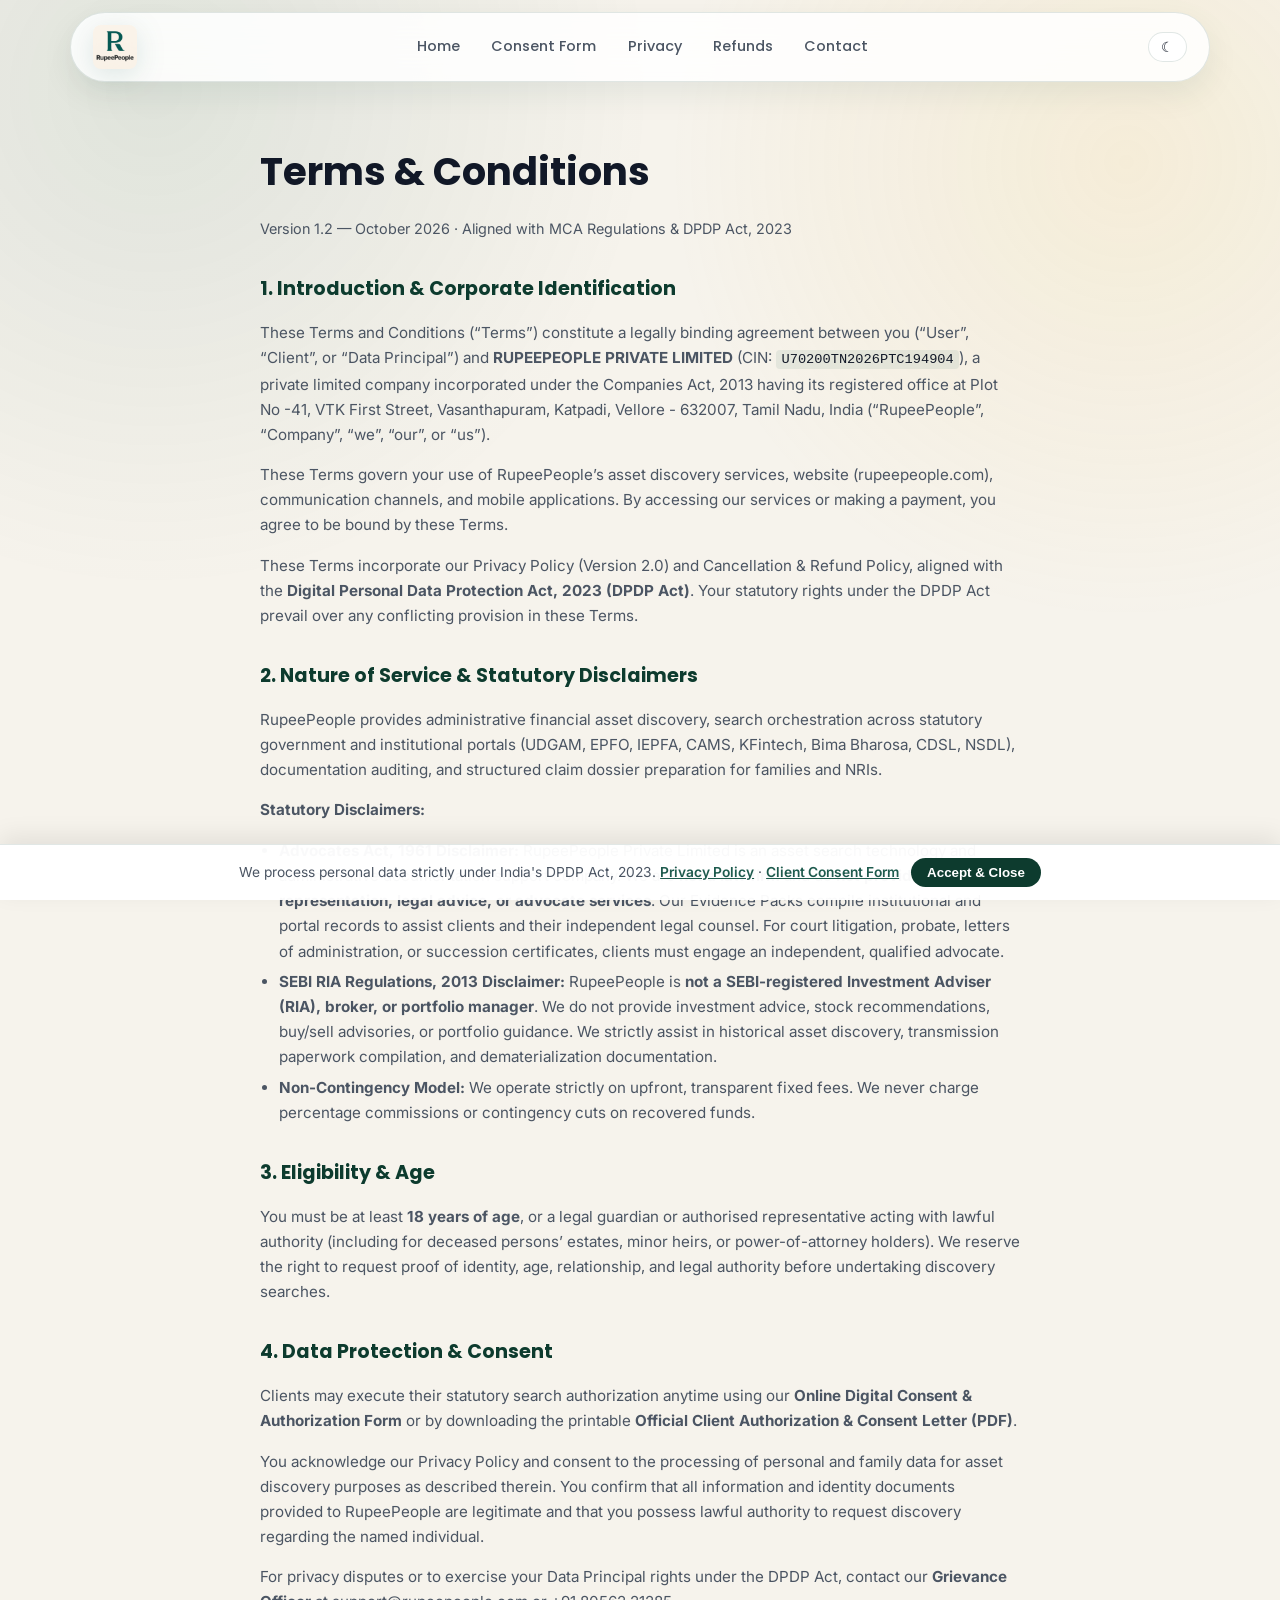
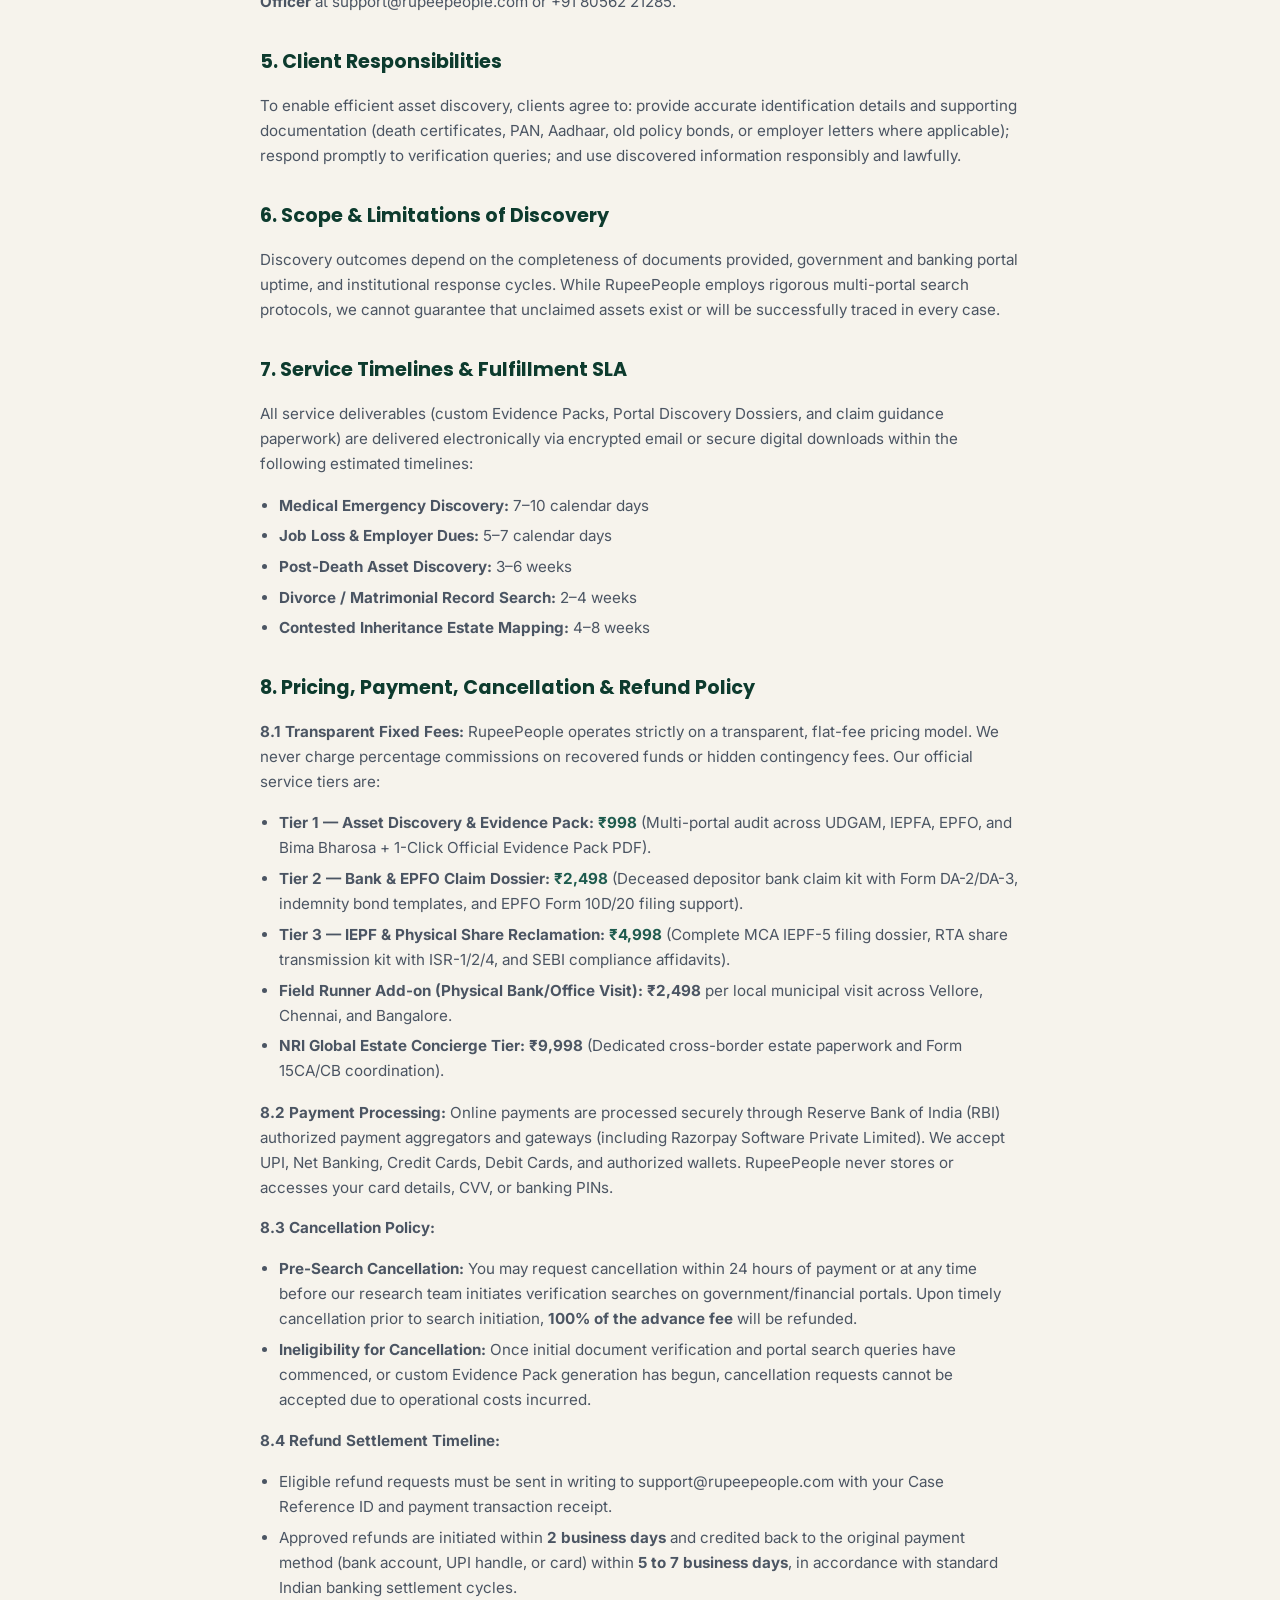
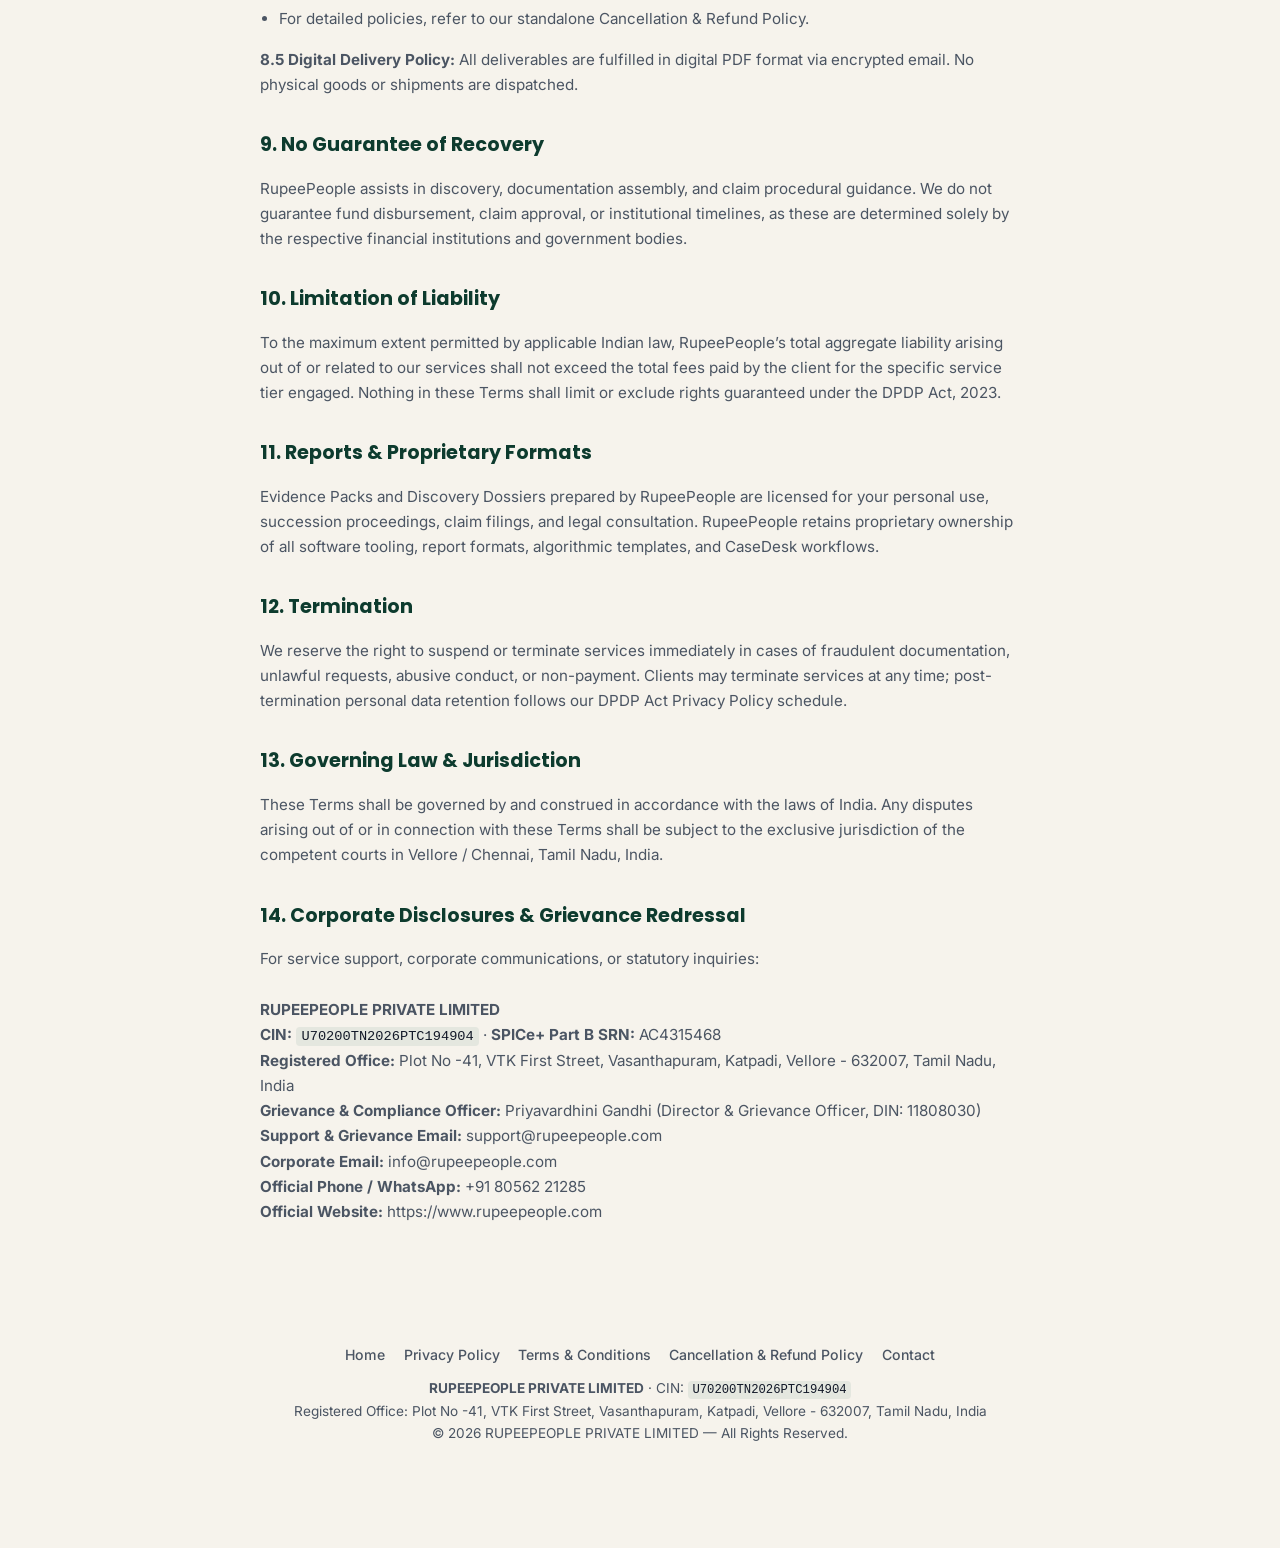
<file: terms.html>
<!DOCTYPE html>
<html lang="en">
<head>
  <meta charset="UTF-8" />
  <meta name="viewport" content="width=device-width, initial-scale=1.0" />
  <meta name="description" content="RupeePeople Terms &amp; Conditions v1.1 — asset discovery services, DPDP Act 2023, eligibility, fees, and Grievance Officer contact." />
  <title>Terms &amp; Conditions — RupeePeople</title>
  <link rel="preconnect" href="https://fonts.googleapis.com" />
  <link rel="preconnect" href="https://fonts.gstatic.com" crossorigin />
  <link href="https://fonts.googleapis.com/css2?family=Inter:wght@400;500;600;700&family=Poppins:wght@500;600;700&display=swap" rel="stylesheet" />
  <link rel="stylesheet" href="style.css" />
  <script defer src="script.js"></script>
</head>
<body>
  <header class="rp-header">
    <div class="rp-logo-wrap">
      <a href="index.html"><img src="Logo with wording.jpeg" alt="RupeePeople logo" class="rp-logo" /></a>
    </div>
    <nav class="rp-nav">
      <a href="index.html">Home</a>
      <a href="consent.html">Consent Form</a>
      <a href="privacy.html">Privacy</a>
      <a href="refund-policy.html">Refunds</a>
      <a href="index.html#contact">Contact</a>
    </nav>
    <button class="rp-dark-toggle" id="darkToggle" aria-label="Toggle dark mode">☾</button>
  </header>

  <main class="rp-legal">
    <h1>Terms &amp; Conditions</h1>
    <p class="rp-legal-meta">Version 1.2 — October 2026 · Aligned with MCA Regulations &amp; DPDP Act, 2023</p>

    <h2>1. Introduction &amp; Corporate Identification</h2>
    <p>These Terms and Conditions (“Terms”) constitute a legally binding agreement between you (“User”, “Client”, or “Data Principal”) and <strong>RUPEEPEOPLE PRIVATE LIMITED</strong> (CIN: <code>U70200TN2026PTC194904</code>), a private limited company incorporated under the Companies Act, 2013 having its registered office at Plot No -41, VTK First Street, Vasanthapuram, Katpadi, Vellore - 632007, Tamil Nadu, India (“RupeePeople”, “Company”, “we”, “our”, or “us”).</p>
    <p>These Terms govern your use of RupeePeople’s asset discovery services, website (<a href="https://www.rupeepeople.com">rupeepeople.com</a>), communication channels, and mobile applications. By accessing our services or making a payment, you agree to be bound by these Terms.</p>
    <p>These Terms incorporate our <a href="privacy.html">Privacy Policy (Version 2.0)</a> and <a href="refund-policy.html">Cancellation &amp; Refund Policy</a>, aligned with the <strong>Digital Personal Data Protection Act, 2023 (DPDP Act)</strong>. Your statutory rights under the DPDP Act prevail over any conflicting provision in these Terms.</p>

    <h2>2. Nature of Service &amp; Statutory Disclaimers</h2>
    <p>RupeePeople provides administrative financial asset discovery, search orchestration across statutory government and institutional portals (UDGAM, EPFO, IEPFA, CAMS, KFintech, Bima Bharosa, CDSL, NSDL), documentation auditing, and structured claim dossier preparation for families and NRIs.</p>
    <p><strong>Statutory Disclaimers:</strong></p>
    <ul>
      <li><strong>Advocates Act, 1961 Disclaimer:</strong> RupeePeople Private Limited is an asset search technology and administrative documentation support company. We are <strong>not a law firm</strong> and do <strong>not provide legal representation, legal advice, or advocate services</strong>. Our Evidence Packs compile institutional and portal records to assist clients and their independent legal counsel. For court litigation, probate, letters of administration, or succession certificates, clients must engage an independent, qualified advocate.</li>
      <li><strong>SEBI RIA Regulations, 2013 Disclaimer:</strong> RupeePeople is <strong>not a SEBI-registered Investment Adviser (RIA), broker, or portfolio manager</strong>. We do not provide investment advice, stock recommendations, buy/sell advisories, or portfolio guidance. We strictly assist in historical asset discovery, transmission paperwork compilation, and dematerialization documentation.</li>
      <li><strong>Non-Contingency Model:</strong> We operate strictly on upfront, transparent fixed fees. We never charge percentage commissions or contingency cuts on recovered funds.</li>
    </ul>

    <h2>3. Eligibility &amp; Age</h2>
    <p>You must be at least <strong>18 years of age</strong>, or a legal guardian or authorised representative acting with lawful authority (including for deceased persons’ estates, minor heirs, or power-of-attorney holders). We reserve the right to request proof of identity, age, relationship, and legal authority before undertaking discovery searches.</p>

    <h2>4. Data Protection &amp; Consent</h2>
    <p>Clients may execute their statutory search authorization anytime using our <a href="consent.html"><strong>Online Digital Consent &amp; Authorization Form</strong></a> or by downloading the printable <a href="RupeePeople_Client_Authorization_and_Consent_Letter.pdf" download="RupeePeople_Client_Authorization_and_Consent_Letter.pdf"><strong>Official Client Authorization &amp; Consent Letter (PDF)</strong></a>.</p>
    <p>You acknowledge our Privacy Policy and consent to the processing of personal and family data for asset discovery purposes as described therein. You confirm that all information and identity documents provided to RupeePeople are legitimate and that you possess lawful authority to request discovery regarding the named individual.</p>
    <p>For privacy disputes or to exercise your Data Principal rights under the DPDP Act, contact our <strong>Grievance Officer</strong> at <a href="mailto:support@rupeepeople.com">support@rupeepeople.com</a> or <a href="tel:+918056221285">+91 80562 21285</a>.</p>

    <h2>5. Client Responsibilities</h2>
    <p>To enable efficient asset discovery, clients agree to: provide accurate identification details and supporting documentation (death certificates, PAN, Aadhaar, old policy bonds, or employer letters where applicable); respond promptly to verification queries; and use discovered information responsibly and lawfully.</p>

    <h2>6. Scope &amp; Limitations of Discovery</h2>
    <p>Discovery outcomes depend on the completeness of documents provided, government and banking portal uptime, and institutional response cycles. While RupeePeople employs rigorous multi-portal search protocols, we cannot guarantee that unclaimed assets exist or will be successfully traced in every case.</p>

    <h2>7. Service Timelines &amp; Fulfillment SLA</h2>
    <p>All service deliverables (custom Evidence Packs, Portal Discovery Dossiers, and claim guidance paperwork) are delivered electronically via encrypted email or secure digital downloads within the following estimated timelines:</p>
    <ul>
      <li><strong>Medical Emergency Discovery:</strong> 7–10 calendar days</li>
      <li><strong>Job Loss &amp; Employer Dues:</strong> 5–7 calendar days</li>
      <li><strong>Post-Death Asset Discovery:</strong> 3–6 weeks</li>
      <li><strong>Divorce / Matrimonial Record Search:</strong> 2–4 weeks</li>
      <li><strong>Contested Inheritance Estate Mapping:</strong> 4–8 weeks</li>
    </ul>

    <h2 id="refunds">8. Pricing, Payment, Cancellation &amp; Refund Policy</h2>
    <p><strong>8.1 Transparent Fixed Fees:</strong> RupeePeople operates strictly on a transparent, flat-fee pricing model. We never charge percentage commissions on recovered funds or hidden contingency fees. Our official service tiers are:</p>
    <ul>
      <li><strong>Tier 1 — Asset Discovery &amp; Evidence Pack:</strong> <strong style="color:var(--primary, #1E5B4E);">₹998</strong> (Multi-portal audit across UDGAM, IEPFA, EPFO, and Bima Bharosa + 1-Click Official Evidence Pack PDF).</li>
      <li><strong>Tier 2 — Bank &amp; EPFO Claim Dossier:</strong> <strong style="color:var(--primary, #1E5B4E);">₹2,498</strong> (Deceased depositor bank claim kit with Form DA-2/DA-3, indemnity bond templates, and EPFO Form 10D/20 filing support).</li>
      <li><strong>Tier 3 — IEPF &amp; Physical Share Reclamation:</strong> <strong style="color:var(--primary, #1E5B4E);">₹4,998</strong> (Complete MCA IEPF-5 filing dossier, RTA share transmission kit with ISR-1/2/4, and SEBI compliance affidavits).</li>
      <li><strong>Field Runner Add-on (Physical Bank/Office Visit):</strong> <strong>₹2,498</strong> per local municipal visit across Vellore, Chennai, and Bangalore.</li>
      <li><strong>NRI Global Estate Concierge Tier:</strong> <strong>₹9,998</strong> (Dedicated cross-border estate paperwork and Form 15CA/CB coordination).</li>
    </ul>
    
    <p><strong>8.2 Payment Processing:</strong> Online payments are processed securely through Reserve Bank of India (RBI) authorized payment aggregators and gateways (including Razorpay Software Private Limited). We accept UPI, Net Banking, Credit Cards, Debit Cards, and authorized wallets. RupeePeople never stores or accesses your card details, CVV, or banking PINs.</p>

    <p><strong>8.3 Cancellation Policy:</strong>
      <ul>
        <li><strong>Pre-Search Cancellation:</strong> You may request cancellation within 24 hours of payment or at any time before our research team initiates verification searches on government/financial portals. Upon timely cancellation prior to search initiation, <strong>100% of the advance fee</strong> will be refunded.</li>
        <li><strong>Ineligibility for Cancellation:</strong> Once initial document verification and portal search queries have commenced, or custom Evidence Pack generation has begun, cancellation requests cannot be accepted due to operational costs incurred.</li>
      </ul>
    </p>

    <p><strong>8.4 Refund Settlement Timeline:</strong>
      <ul>
        <li>Eligible refund requests must be sent in writing to <a href="mailto:support@rupeepeople.com">support@rupeepeople.com</a> with your Case Reference ID and payment transaction receipt.</li>
        <li>Approved refunds are initiated within <strong>2 business days</strong> and credited back to the original payment method (bank account, UPI handle, or card) within <strong>5 to 7 business days</strong>, in accordance with standard Indian banking settlement cycles.</li>
        <li>For detailed policies, refer to our standalone <a href="refund-policy.html">Cancellation &amp; Refund Policy</a>.</li>
      </ul>
    </p>

    <p><strong>8.5 Digital Delivery Policy:</strong> All deliverables are fulfilled in digital PDF format via encrypted email. No physical goods or shipments are dispatched.</p>

    <h2>9. No Guarantee of Recovery</h2>
    <p>RupeePeople assists in discovery, documentation assembly, and claim procedural guidance. We do not guarantee fund disbursement, claim approval, or institutional timelines, as these are determined solely by the respective financial institutions and government bodies.</p>

    <h2>10. Limitation of Liability</h2>
    <p>To the maximum extent permitted by applicable Indian law, RupeePeople’s total aggregate liability arising out of or related to our services shall not exceed the total fees paid by the client for the specific service tier engaged. Nothing in these Terms shall limit or exclude rights guaranteed under the DPDP Act, 2023.</p>

    <h2>11. Reports &amp; Proprietary Formats</h2>
    <p>Evidence Packs and Discovery Dossiers prepared by RupeePeople are licensed for your personal use, succession proceedings, claim filings, and legal consultation. RupeePeople retains proprietary ownership of all software tooling, report formats, algorithmic templates, and CaseDesk workflows.</p>

    <h2>12. Termination</h2>
    <p>We reserve the right to suspend or terminate services immediately in cases of fraudulent documentation, unlawful requests, abusive conduct, or non-payment. Clients may terminate services at any time; post-termination personal data retention follows our DPDP Act Privacy Policy schedule.</p>

    <h2>13. Governing Law &amp; Jurisdiction</h2>
    <p>These Terms shall be governed by and construed in accordance with the laws of India. Any disputes arising out of or in connection with these Terms shall be subject to the exclusive jurisdiction of the competent courts in Vellore / Chennai, Tamil Nadu, India.</p>

    <h2>14. Corporate Disclosures &amp; Grievance Redressal</h2>
    <p>For service support, corporate communications, or statutory inquiries:<br /><br />
    <strong>RUPEEPEOPLE PRIVATE LIMITED</strong><br />
    <strong>CIN:</strong> <code>U70200TN2026PTC194904</code> · <strong>SPICe+ Part B SRN:</strong> AC4315468<br />
    <strong>Registered Office:</strong> Plot No -41, VTK First Street, Vasanthapuram, Katpadi, Vellore - 632007, Tamil Nadu, India<br />
    <strong>Grievance &amp; Compliance Officer:</strong> Priyavardhini Gandhi (Director &amp; Grievance Officer, DIN: 11808030)<br />
    <strong>Support &amp; Grievance Email:</strong> <a href="mailto:support@rupeepeople.com">support@rupeepeople.com</a><br />
    <strong>Corporate Email:</strong> <a href="mailto:info@rupeepeople.com">info@rupeepeople.com</a><br />
    <strong>Official Phone / WhatsApp:</strong> <a href="tel:+918056221285">+91 80562 21285</a><br />
    <strong>Official Website:</strong> <a href="https://www.rupeepeople.com">https://www.rupeepeople.com</a></p>
  </main>

  <footer class="rp-footer">
    <nav class="rp-footer-links">
      <a href="index.html">Home</a>
      <a href="privacy.html">Privacy Policy</a>
      <a href="terms.html">Terms &amp; Conditions</a>
      <a href="refund-policy.html">Cancellation &amp; Refund Policy</a>
      <a href="index.html#contact">Contact</a>
    </nav>
    <div class="rp-footer-legal" style="margin-top:0.6rem; font-size:0.85rem; line-height:1.6; color:var(--muted);">
      <strong>RUPEEPEOPLE PRIVATE LIMITED</strong> · CIN: <code>U70200TN2026PTC194904</code><br />
      Registered Office: Plot No -41, VTK First Street, Vasanthapuram, Katpadi, Vellore - 632007, Tamil Nadu, India<br />
      <span>© 2026 RUPEEPEOPLE PRIVATE LIMITED — All Rights Reserved.</span>
    </div>
  </footer>
</body>
</html>
</file>
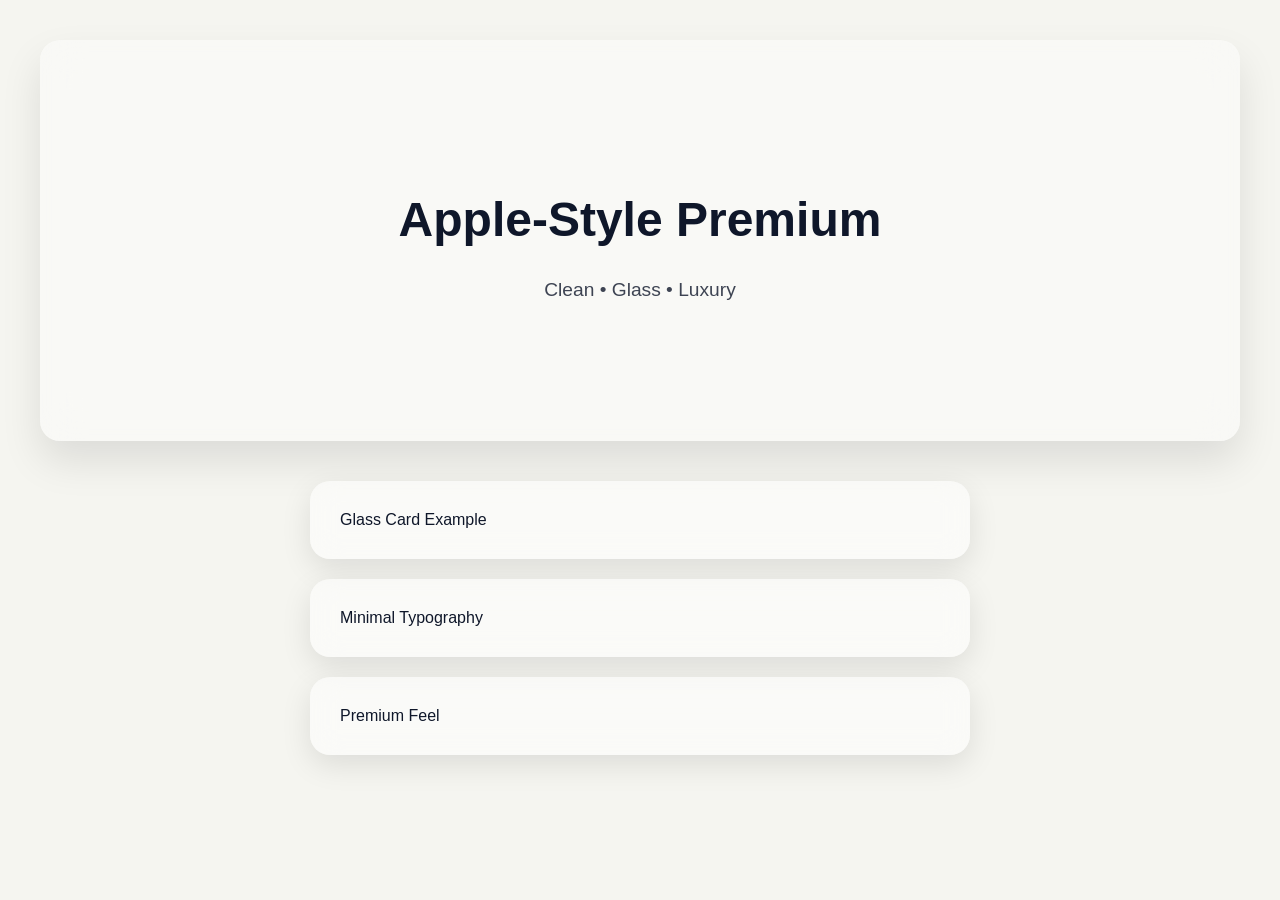
<file: test.html>
<!DOCTYPE html>
<html>
<head>
<title>Sample A — Apple Style</title>
<style>
body {
  margin:0; font-family:Inter, sans-serif;
  background:#f5f5f0; color:#0f172a;
}
.hero {
  padding:120px 20px; text-align:center;
  backdrop-filter:blur(20px);
  background:rgba(255,255,255,0.4);
  border-radius:20px; margin:40px;
  box-shadow:0 20px 40px rgba(0,0,0,0.1);
}
h1 { font-size:3rem; font-weight:800; }
p { font-size:1.2rem; opacity:0.8; }
.card {
  margin:20px auto; max-width:600px;
  padding:30px; border-radius:20px;
  background:rgba(255,255,255,0.5);
  backdrop-filter:blur(15px);
  box-shadow:0 10px 30px rgba(0,0,0,0.1);
}
</style>
</head>
<body>
<div class="hero">
  <h1>Apple‑Style Premium</h1>
  <p>Clean • Glass • Luxury</p>
</div>

<div class="card">Glass Card Example</div>
<div class="card">Minimal Typography</div>
<div class="card">Premium Feel</div>
</body>
</html>
</file>
<file: style.css>
:root {
  --bg: #F6F3EC;
  --bg-2: #ffffff;
  --text: #111827;
  --muted: #4B5563;
  --accent: #0D3B2E;
  --accent-2: #1E5B4E;
  --gold: #D4AF37;
  --gold-bright: #F0C14B;
  --border: rgba(13, 59, 46, 0.12);
  --shadow: 0 20px 40px rgba(13, 59, 46, 0.08);
  --hero-shift: 0px;
}

* { box-sizing: border-box; }
html {
  scroll-behavior: smooth;
  scroll-padding-top: 96px;
}
body {
  margin: 0;
  font-family: Inter, -apple-system, BlinkMacSystemFont, "Segoe UI", sans-serif;
  color: var(--text);
  background: var(--bg);
  line-height: 1.65;
  overflow-x: hidden;
  -webkit-font-smoothing: antialiased;
}

h1, h2, h3, h4, .rp-nav a, .rp-tagline, .rp-btn-primary, .rp-btn-ghost, .rp-btn-gold {
  font-family: Poppins, Inter, -apple-system, BlinkMacSystemFont, "Segoe UI", sans-serif;
}

body::before {
  content: "";
  position: fixed;
  inset: 0;
  background: radial-gradient(circle at 12% 10%, rgba(30, 91, 78, 0.10), transparent 36%),
              radial-gradient(circle at 88% 18%, rgba(240, 193, 75, 0.12), transparent 34%);
  pointer-events: none;
  z-index: -1;
}

a { color: inherit; text-decoration: none; }
img { max-width: 100%; display: block; }

/* Focus accessibility */
a:focus-visible, button:focus-visible, input:focus-visible, select:focus-visible, summary:focus-visible {
  outline: 2px solid var(--accent-2);
  outline-offset: 2px;
}

/* Top Trust Bar */
.rp-topbar {
  background: var(--accent);
  color: #ffffff;
  font-size: 0.78rem;
  padding: 0.45rem 1.25rem;
  text-align: center;
  letter-spacing: 0.01em;
}
.rp-topbar-inner {
  max-width: 1140px;
  margin: 0 auto;
  display: flex;
  justify-content: space-between;
  align-items: center;
  flex-wrap: wrap;
  gap: 0.5rem;
}
.rp-topbar a {
  color: var(--gold-bright);
  font-weight: 600;
  text-decoration: underline;
}

/* Header & Navigation */
.rp-header {
  position: sticky;
  top: 10px;
  z-index: 50;
  max-width: 1140px;
  display: flex;
  align-items: center;
  justify-content: space-between;
  padding: 0.75rem 1.35rem;
  margin: 12px auto 0;
  background: rgba(255, 255, 255, 0.86);
  backdrop-filter: blur(20px);
  -webkit-backdrop-filter: blur(20px);
  border: 1px solid rgba(13, 59, 46, 0.12);
  border-radius: 999px;
  box-shadow: 0 12px 32px rgba(13, 59, 46, 0.08);
  animation: fadeDown 600ms ease both;
}

@keyframes fadeDown {
  from { transform: translateY(-8px); opacity: 0; }
  to { transform: translateY(0); opacity: 1; }
}

.rp-logo-wrap {
  display: flex;
  align-items: center;
  gap: 0.75rem;
}

.rp-logo {
  height: 44px;
  width: auto;
  border-radius: 8px;
  filter: drop-shadow(0 6px 14px rgba(30, 91, 78, 0.14));
}

.rp-tagline {
  font-size: 0.74rem;
  font-weight: 700;
  letter-spacing: 0.12em;
  text-transform: uppercase;
  color: var(--accent-2);
}

.rp-nav {
  display: flex;
  align-items: center;
  gap: 1.15rem;
  color: var(--muted);
  font-size: 0.9rem;
  font-weight: 500;
}

.rp-nav a {
  padding: 0.3rem 0.4rem;
  border-radius: 6px;
  transition: color 160ms ease, background 160ms ease;
}

.rp-nav a:hover {
  color: var(--accent);
  background: rgba(30, 91, 78, 0.06);
}

.rp-nav-cta {
  background: linear-gradient(135deg, var(--accent), var(--accent-2)) !important;
  color: #ffffff !important;
  padding: 0.48rem 1rem !important;
  border-radius: 999px !important;
  font-weight: 600 !important;
  font-size: 0.84rem !important;
  box-shadow: 0 6px 16px rgba(30, 91, 78, 0.22);
}
.rp-nav-cta:hover {
  transform: translateY(-1px);
}

.rp-header-actions {
  display: flex;
  align-items: center;
  gap: 0.5rem;
}

.rp-dark-toggle, .rp-menu-toggle {
  border: 1px solid var(--border);
  background: #ffffff;
  color: var(--text);
  border-radius: 999px;
  padding: 0.45rem 0.75rem;
  cursor: pointer;
  font-size: 0.9rem;
  line-height: 1;
}
.rp-menu-toggle {
  display: none;
  font-weight: 700;
}

/* Hero Section */
.rp-hero {
  position: relative;
  min-height: 82vh;
  display: flex;
  align-items: center;
  justify-content: center;
  padding: 2.5rem 1.25rem 2.5rem;
  overflow: hidden;
}

.rp-hero-inner {
  position: relative;
  z-index: 1;
  max-width: 1060px;
  width: 100%;
  margin: 0 auto;
  text-align: center;
  background: rgba(255, 255, 255, 0.78);
  border: 1px solid rgba(13, 59, 46, 0.14);
  border-radius: 28px;
  box-shadow: 0 24px 48px rgba(13, 59, 46, 0.09);
  padding: 3rem 2rem 2.4rem;
  overflow: hidden;
  backdrop-filter: blur(20px);
  animation: heroReveal 750ms ease both;
}

@keyframes heroReveal {
  from { transform: translateY(14px); opacity: 0; }
  to { transform: translateY(0); opacity: 1; }
}

.rp-hero-pill {
  display: inline-flex;
  align-items: center;
  gap: 0.45rem;
  font-size: 0.8rem;
  font-weight: 700;
  color: var(--accent);
  background: rgba(30, 91, 78, 0.10);
  border: 1px solid rgba(30, 91, 78, 0.22);
  padding: 0.35rem 0.95rem;
  border-radius: 999px;
  margin-bottom: 1.1rem;
}

.rp-hero h1 {
  font-size: clamp(2rem, 4vw, 3.25rem);
  margin: 0 auto 1rem;
  line-height: 1.12;
  letter-spacing: -0.025em;
  font-weight: 700;
  max-width: 860px;
  color: var(--text);
}

.rp-hero h1 span.rp-highlight {
  color: var(--accent-2);
  text-decoration: underline;
  text-decoration-color: rgba(212, 175, 55, 0.65);
  text-underline-offset: 6px;
}

.rp-hero p {
  font-size: 1.08rem;
  color: var(--muted);
  max-width: 740px;
  margin: 0 auto 1.65rem;
}

.rp-hero-cta {
  display: flex;
  flex-wrap: wrap;
  justify-content: center;
  gap: 0.85rem;
}

/* Buttons */
.rp-btn-primary,
.rp-btn-ghost,
.rp-btn-gold {
  display: inline-flex;
  align-items: center;
  justify-content: center;
  gap: 0.45rem;
  padding: 0.9rem 1.45rem;
  border-radius: 999px;
  font-weight: 600;
  font-size: 0.96rem;
  transition: transform 180ms ease, box-shadow 180ms ease, background 180ms ease;
  cursor: pointer;
}

.rp-btn-primary {
  background: linear-gradient(135deg, var(--accent), var(--accent-2));
  color: #ffffff;
  box-shadow: 0 14px 28px rgba(13, 59, 46, 0.22);
  border: 1px solid transparent;
}

.rp-btn-gold {
  background: linear-gradient(135deg, #F0C14B, #E0A82E);
  color: #111827;
  box-shadow: 0 12px 24px rgba(224, 168, 46, 0.28);
  border: 1px solid rgba(13, 59, 46, 0.12);
}

.rp-btn-ghost {
  background: #ffffff;
  color: var(--text);
  border: 1px solid rgba(13, 59, 46, 0.2);
}

.rp-btn-primary:hover,
.rp-btn-gold:hover,
.rp-btn-ghost:hover {
  transform: translateY(-2px);
}

/* Hero Metrics Strip */
.rp-hero-metrics {
  display: grid;
  grid-template-columns: repeat(4, minmax(0, 1fr));
  gap: 0.85rem;
  margin-top: 2rem;
  padding-top: 1.5rem;
  border-top: 1px solid rgba(13, 59, 46, 0.1);
  text-align: left;
}

.rp-metric-item {
  background: rgba(246, 243, 236, 0.75);
  border: 1px solid rgba(13, 59, 46, 0.1);
  border-radius: 14px;
  padding: 0.85rem 1rem;
}
.rp-metric-val {
  font-family: Poppins, sans-serif;
  font-size: 1.15rem;
  font-weight: 700;
  color: var(--accent);
  line-height: 1.2;
}
.rp-metric-lbl {
  font-size: 0.78rem;
  color: var(--muted);
  margin-top: 0.2rem;
}

/* Sections & Cards */
.rp-section {
  max-width: 1120px;
  margin: 0 auto 1.75rem;
  padding: 2rem 1.75rem 2.25rem;
}

.rp-glass {
  background: rgba(255, 255, 255, 0.78);
  border: 1px solid rgba(13, 59, 46, 0.12);
  border-radius: 24px;
  box-shadow: 0 14px 34px rgba(13, 59, 46, 0.06);
  backdrop-filter: blur(16px);
}

.rp-section h2 {
  margin-top: 0;
  margin-bottom: 0.55rem;
  font-size: clamp(1.55rem, 2.4vw, 2.1rem);
  color: var(--text);
}

.rp-section > p {
  color: var(--muted);
  max-width: 780px;
  margin-top: 0;
}

.rp-grid {
  display: grid;
  grid-template-columns: repeat(3, minmax(0, 1fr));
  gap: 1.1rem;
  margin-top: 1.4rem;
}

.rp-grid-2 {
  grid-template-columns: repeat(2, minmax(0, 1fr));
}

.rp-grid-4 {
  display: grid;
  grid-template-columns: repeat(4, minmax(0, 1fr));
  gap: 1rem;
  margin-top: 1.4rem;
}

.rp-card {
  padding: 1.35rem;
  border-radius: 20px;
  background: rgba(255, 255, 255, 0.88);
  border: 1px solid rgba(13, 59, 46, 0.1);
  transition: transform 200ms ease, box-shadow 200ms ease;
}

.rp-card:hover,
.rp-contact-item:hover {
  transform: translateY(-4px);
  box-shadow: 0 20px 38px rgba(13, 59, 46, 0.1);
}

.rp-card h3 {
  margin: 0 0 0.4rem;
  font-size: 1.08rem;
  color: var(--text);
}

.rp-card p {
  margin: 0;
  color: var(--muted);
  font-size: 0.92rem;
}

.rp-card ul {
  margin: 0.65rem 0 0;
  padding-left: 1.15rem;
  color: var(--muted);
  font-size: 0.88rem;
}
.rp-card ul li {
  margin-bottom: 0.3rem;
}

.rp-badge {
  display: inline-block;
  font-size: 0.74rem;
  font-weight: 700;
  padding: 0.25rem 0.7rem;
  border-radius: 999px;
  background: rgba(30, 91, 78, 0.12);
  color: var(--accent);
  margin-bottom: 0.55rem;
}
.rp-badge-gold {
  background: rgba(240, 193, 75, 0.28);
  color: #78590b;
}

/* 4-Step Process Timeline */
.rp-step-card {
  position: relative;
  padding: 1.35rem;
  border-radius: 20px;
  background: #ffffff;
  border: 1px solid rgba(13, 59, 46, 0.12);
}
.rp-step-num {
  width: 36px;
  height: 36px;
  border-radius: 50%;
  background: var(--accent);
  color: var(--gold-bright);
  font-family: Poppins, sans-serif;
  font-weight: 700;
  font-size: 0.95rem;
  display: inline-flex;
  align-items: center;
  justify-content: center;
  margin-bottom: 0.75rem;
}

/* Interactive Fee & Savings Estimator */
.rp-estimator {
  margin-top: 1.75rem;
  padding: 1.5rem;
  border-radius: 20px;
  background: linear-gradient(135deg, rgba(13, 59, 46, 0.05), rgba(240, 193, 75, 0.12));
  border: 1.5px solid rgba(13, 59, 46, 0.18);
}
.rp-estimator-grid {
  display: grid;
  grid-template-columns: 1.2fr 1fr;
  gap: 1.5rem;
  align-items: center;
}
.rp-estimator-result {
  background: #ffffff;
  border: 1px solid rgba(13, 59, 46, 0.16);
  border-radius: 16px;
  padding: 1.25rem;
  box-shadow: 0 10px 24px rgba(13, 59, 46, 0.06);
}

/* FAQ Accordion */
.rp-faq-list {
  display: flex;
  flex-direction: column;
  gap: 0.75rem;
  margin-top: 1.25rem;
}
.rp-faq-item {
  background: #ffffff;
  border: 1px solid rgba(13, 59, 46, 0.12);
  border-radius: 16px;
  padding: 0.95rem 1.25rem;
  transition: border-color 160ms ease;
}
.rp-faq-item[open] {
  border-color: var(--accent-2);
  box-shadow: 0 8px 20px rgba(13, 59, 46, 0.06);
}
.rp-faq-item summary {
  font-family: Poppins, sans-serif;
  font-weight: 600;
  font-size: 0.98rem;
  color: var(--text);
  cursor: pointer;
  list-style: none;
  display: flex;
  justify-content: space-between;
  align-items: center;
  gap: 1rem;
}
.rp-faq-item summary::-webkit-details-marker {
  display: none;
}
.rp-faq-item summary::after {
  content: "+";
  font-size: 1.25rem;
  font-weight: 700;
  color: var(--accent-2);
  transition: transform 180ms ease;
}
.rp-faq-item[open] summary::after {
  content: "−";
}
.rp-faq-body {
  margin-top: 0.7rem;
  padding-top: 0.7rem;
  border-top: 1px solid rgba(13, 59, 46, 0.08);
  font-size: 0.92rem;
  color: var(--muted);
}

/* Trust Strip */
.rp-trust-strip { max-width: 1120px; margin: 0 auto 1.75rem; padding: 1.4rem 1.5rem; }
.rp-trust-list { display: grid; grid-template-columns: repeat(4, minmax(0, 1fr)); gap: 1rem; list-style: none; margin: 0; padding: 0; }
.rp-trust-list li { text-align: center; padding: 1.05rem; background: rgba(255,255,255,0.82); border: 1px solid rgba(13,59,46,0.1); border-radius: 16px; font-size: 0.88rem; font-weight: 500; }
.rp-trust-list li strong { display: block; color: var(--accent); margin-bottom: 0.25rem; font-size: 0.92rem; }

.rp-app-highlight { border-left: 5px solid #F0C14B; }
.rp-pricing-note { margin-top: 1.2rem; padding: 1rem 1.2rem; background: rgba(30, 91, 78, 0.08); border-radius: 14px; font-size: 0.94rem; color: var(--text); }

/* Contact Grid */
.rp-contact { padding-bottom: 2.5rem; }
.rp-contact-grid {
  display: grid;
  grid-template-columns: repeat(4, minmax(0, 1fr));
  gap: 1rem;
  margin-top: 1rem;
}
.rp-contact-item {
  padding: 1rem 1.1rem;
  background: rgba(255, 255, 255, 0.88);
  border: 1px solid rgba(13, 59, 46, 0.12);
  border-radius: 16px;
  box-shadow: 0 8px 20px rgba(0, 0, 0, 0.04);
  font-weight: 600;
  font-size: 0.9rem;
  display: flex;
  align-items: center;
  gap: 0.45rem;
}

.rp-wa-icon {
  width: 1.25em;
  height: 1.25em;
  flex-shrink: 0;
}

/* Floating WhatsApp Button */
.rp-whatsapp-fab {
  position: fixed;
  right: 1.25rem;
  bottom: 1.25rem;
  z-index: 45;
  width: 58px;
  height: 58px;
  padding: 0;
  border-radius: 50%;
  line-height: 0;
  overflow: hidden;
  box-shadow: 0 8px 24px rgba(37, 211, 102, 0.45);
  transition: transform 180ms ease, box-shadow 180ms ease;
}
.rp-whatsapp-fab img {
  width: 58px;
  height: 58px;
  display: block;
}
.rp-whatsapp-fab:hover {
  transform: scale(1.06);
  box-shadow: 0 10px 28px rgba(37, 211, 102, 0.55);
}

/* Footer & Legal */
.rp-footer {
  padding: 1.5rem 1.5rem 2.5rem;
  text-align: center;
  color: var(--muted);
  font-size: 0.88rem;
}
.rp-footer-links { display: flex; flex-wrap: wrap; justify-content: center; gap: 1.15rem; margin-bottom: 0.75rem; font-weight: 500; }
.rp-footer-links a:hover { color: var(--accent); text-decoration: underline; }

.rp-legal { max-width: 800px; margin: 0 auto; padding: 2rem 1.25rem 5rem; }
.rp-legal h1 { font-size: clamp(1.8rem, 3vw, 2.4rem); margin-bottom: 0.3rem; }
.rp-legal .rp-legal-meta { color: var(--muted); font-size: 0.9rem; margin-bottom: 2rem; }
.rp-legal h2 { font-size: 1.2rem; margin: 2rem 0 0.6rem; color: var(--accent); }
.rp-legal p, .rp-legal li { color: var(--muted); font-size: 0.95rem; }
.rp-legal ul { padding-left: 1.2rem; }
.rp-legal ul li { margin-bottom: 0.35rem; }

.rp-consent-note {
  font-size: 0.82rem;
  color: var(--muted);
  margin-top: 1.15rem;
  max-width: 600px;
  margin-left: auto;
  margin-right: auto;
}
.rp-consent-note a { color: var(--accent-2); font-weight: 600; text-decoration: underline; }

.rp-dpdp-notice {
  max-width: 1120px;
  margin: 0 auto 1rem;
  padding: 1rem 1.25rem;
  text-align: center;
  font-size: 0.86rem;
  color: var(--muted);
}
.rp-dpdp-notice a { color: var(--accent-2); font-weight: 600; text-decoration: underline; }

/* Privacy Banner */
.rp-privacy-banner {
  position: fixed;
  bottom: 0;
  left: 0;
  right: 0;
  z-index: 60;
  display: flex;
  flex-wrap: wrap;
  align-items: center;
  justify-content: center;
  gap: 0.75rem;
  padding: 0.8rem 1.25rem;
  background: rgba(255, 255, 255, 0.97);
  border-top: 1px solid var(--border);
  box-shadow: 0 -8px 24px rgba(0, 0, 0, 0.08);
  font-size: 0.86rem;
  color: var(--muted);
}
.rp-privacy-banner a { color: var(--accent-2); text-decoration: underline; font-weight: 600; }
.rp-privacy-banner button {
  border: 0;
  border-radius: 999px;
  padding: 0.45rem 1rem;
  background: var(--accent);
  color: white;
  font-weight: 600;
  cursor: pointer;
}
body.has-privacy-banner { padding-bottom: 4.2rem; }
body.has-privacy-banner .rp-whatsapp-fab { bottom: 4.8rem; }

code {
  font-family: ui-monospace, SFMono-Regular, Menlo, Monaco, Consolas, monospace;
  font-size: 0.9em;
  background: rgba(30, 91, 78, 0.08);
  color: var(--text);
  padding: 0.15em 0.4em;
  border-radius: 4px;
}

/* Dark Mode */
body.dark {
  --bg: #07110d;
  --bg-2: #0f1713;
  --text: #f3f7f5;
  --muted: #b0c0b9;
  --accent: #34d399;
  --accent-2: #10b981;
  --border: rgba(255, 255, 255, 0.12);
  background: linear-gradient(180deg, #07110d 0%, #0d1612 100%);
}
body.dark .rp-topbar {
  background: #042f24;
}
body.dark .rp-header,
body.dark .rp-hero-inner,
body.dark .rp-glass,
body.dark .rp-card,
body.dark .rp-step-card,
body.dark .rp-estimator-result,
body.dark .rp-faq-item,
body.dark .rp-contact-item,
body.dark .rp-trust-list li,
body.dark .rp-metric-item {
  background: rgba(15, 24, 20, 0.92);
  color: var(--text);
  border-color: rgba(255, 255, 255, 0.12);
}
body.dark .rp-btn-ghost,
body.dark .rp-dark-toggle,
body.dark .rp-menu-toggle {
  background: #0f1713;
  color: var(--text);
  border-color: rgba(255, 255, 255, 0.2);
}
body.dark .rp-privacy-banner {
  background: rgba(12, 20, 17, 0.97);
}
body.dark code {
  background: rgba(255, 255, 255, 0.1);
  color: var(--accent);
}

/* Responsive Breakpoints */
@media (max-width: 960px) {
  .rp-grid,
  .rp-grid-4,
  .rp-hero-metrics,
  .rp-trust-list,
  .rp-contact-grid {
    grid-template-columns: repeat(2, minmax(0, 1fr));
  }
  .rp-estimator-grid {
    grid-template-columns: 1fr;
  }
}

@media (max-width: 760px) {
  .rp-topbar-inner {
    justify-content: center;
    text-align: center;
  }
  .rp-header {
    border-radius: 20px;
    margin: 8px 12px 0;
    padding: 0.7rem 1rem;
    flex-wrap: wrap;
  }
  .rp-tagline {
    display: none;
  }
  .rp-menu-toggle {
    display: inline-flex;
    align-items: center;
    justify-content: center;
  }
  .rp-nav {
    display: none;
    width: 100%;
    flex-direction: column;
    align-items: stretch;
    gap: 0.35rem;
    margin-top: 0.75rem;
    padding-top: 0.75rem;
    border-top: 1px solid var(--border);
  }
  .rp-nav.open {
    display: flex;
  }
  .rp-nav a {
    padding: 0.55rem 0.75rem;
    text-align: left;
  }
  .rp-nav-cta {
    text-align: center !important;
    margin-top: 0.25rem;
  }
  .rp-hero-inner {
    padding: 2rem 1.15rem 1.75rem;
  }
  .rp-section {
    padding: 1.5rem 1.15rem;
    margin: 0 10px 1.25rem;
  }
  .rp-grid,
  .rp-grid-2,
  .rp-grid-4,
  .rp-hero-metrics,
  .rp-trust-list,
  .rp-contact-grid {
    grid-template-columns: 1fr;
  }
}

@media (prefers-reduced-motion: reduce) {
  *, *::before, *::after {
    animation-duration: 0.01ms !important;
    animation-iteration-count: 1 !important;
    transition-duration: 0.01ms !important;
    scroll-behavior: auto !important;
  }
}
</file>
